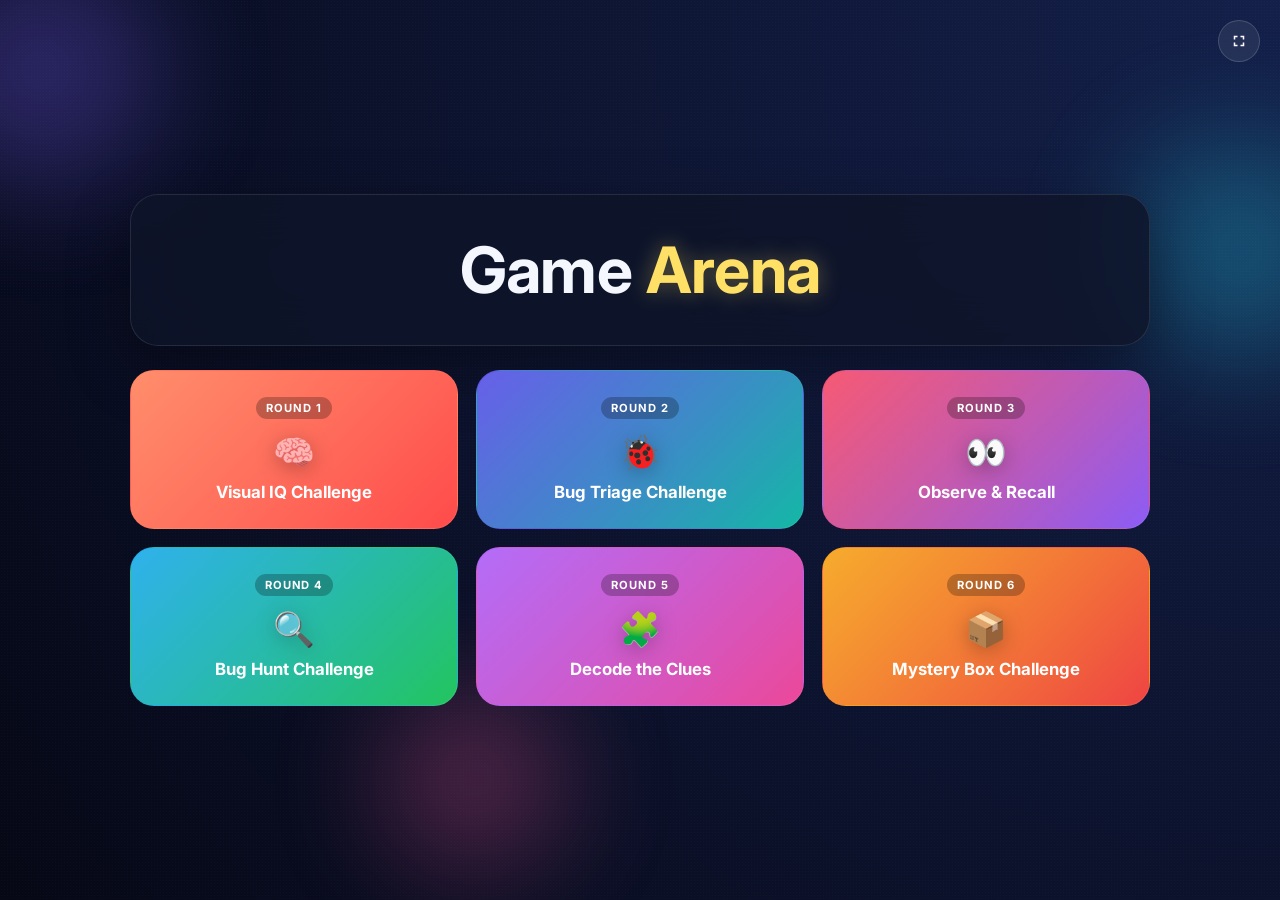
<file: index.html>
<!DOCTYPE html>
<html lang="en">
  <head>
    <meta charset="UTF-8" />
    <meta name="viewport" content="width=device-width, initial-scale=1.0" />
    <title>QAOdyssey 2026</title>
    <link rel="preconnect" href="https://fonts.googleapis.com" />
    <link rel="preconnect" href="https://fonts.gstatic.com" crossorigin />
    <link
      href="https://fonts.googleapis.com/css2?family=Inter:wght@400;500;600;700;800&display=swap"
      rel="stylesheet"
    />
    <link rel="stylesheet" href="styles.css" />
  </head>
  <body>
    <div class="bg-orb orb-one"></div>
    <div class="bg-orb orb-two"></div>
    <div class="bg-orb orb-three"></div>

    <button class="fullscreen-toggle" id="fullscreen-btn" title="Full screen" aria-label="Toggle full screen">
      <svg viewBox="0 0 24 24" width="18" height="18"><path fill="currentColor" d="M7 14H5v5h5v-2H7v-3zm-2-4h2V7h3V5H5v5zm12 7h-3v2h5v-5h-2v3zM14 5v2h3v3h2V5h-5z"/></svg>
    </button>

    <main class="app-shell">
      <section class="screen active" id="home-screen">
        <div class="hero-card">
          <h1>Game <span>Arena</span></h1>
        </div>

        <div class="games-grid">
          <button class="game-card card-a" data-game="visual-iq">
            <div class="card-glow"></div>
            <span class="round-badge">Round 1</span>
            <span class="card-icon">🧠</span>
            <h3>Visual IQ Challenge</h3>
          </button>

          <button class="game-card card-b" data-game="bug-triage">
            <div class="card-glow"></div>
            <span class="round-badge">Round 2</span>
            <span class="card-icon">🐞</span>
            <h3>Bug Triage Challenge</h3>
          </button>

          <button class="game-card card-c" data-game="observe-recall">
            <div class="card-glow"></div>
            <span class="round-badge">Round 3</span>
            <span class="card-icon">👀</span>
            <h3>Observe &amp; Recall</h3>
          </button>

          <button class="game-card card-d" data-game="bug-hunt">
            <div class="card-glow"></div>
            <span class="round-badge">Round 4</span>
            <span class="card-icon">🔍</span>
            <h3>Bug Hunt Challenge</h3>
          </button>

          <button class="game-card card-e" data-game="decode-clues">
            <div class="card-glow"></div>
            <span class="round-badge">Round 5</span>
            <span class="card-icon">🧩</span>
            <h3>Decode the Clues</h3>
          </button>

          <button class="game-card card-f" data-game="mystery-box">
            <div class="card-glow"></div>
            <span class="round-badge">Round 6</span>
            <span class="card-icon">📦</span>
            <h3>Mystery Box Challenge</h3>
          </button>
        </div>
      </section>

      <section class="screen" id="detail-screen">
        <div class="panel detail-panel">
          <button class="ghost-btn" id="back-home"><span class="ghost-arrow">←</span>Back</button>
          <img class="detail-banner" id="detail-banner" alt="" style="display:none;" />
          <div class="detail-visual" id="detail-visual">
            <span id="detail-icon">⚡</span>
          </div>
          <h2 id="detail-title" class="cinematic-title">Game Name</h2>
          <button class="primary-btn detail-start-btn" id="next-step">Start</button>
        </div>
      </section>

      <section class="screen" id="rules-screen">
        <div class="panel rules-panel">
          <button class="ghost-btn" id="back-detail"><span class="ghost-arrow">←</span>Back</button>
          <p class="eyebrow">Mission Brief</p>
          <h2 id="rules-title">Rules</h2>
          <ul id="rules-list"></ul>
          <button class="primary-btn" id="start-game">Start Game</button>
        </div>
      </section>

      <section class="screen" id="game-screen">
        <div class="panel game-panel">
          <button class="ghost-btn" id="back-rules"><span class="ghost-arrow">←</span>Exit</button>
          <div class="game-stage">
            <p class="eyebrow">Now Playing</p>
            <h2 id="game-title">Game Arena</h2>
            <div class="game-card-large" id="game-stage-card">
              <p id="game-message">Your challenge is ready. Let the sparks fly.</p>
            </div>

            <!-- Buzzer multiple-choice mode: Visual IQ (1), Observe & Recall (3) -->
            <div class="buzzer-stage" id="mode-buzzer-mc">
              <div class="round-indicator">
                Round <span id="mc-round-current">1</span> / <span id="mc-round-total">5</span>
              </div>

              <div class="memorize-block" id="memorize-block">
                <div class="visual-spotlight memorize-visual" id="memorize-visual">🖼️</div>
                <p class="memorize-copy">Memorize every detail. Questions start when the timer ends.</p>
                <div class="timer-ring-wrap">
                  <svg class="timer-ring" viewBox="0 0 100 100">
                    <circle class="timer-ring-track" cx="50" cy="50" r="46"></circle>
                    <circle class="timer-ring-fill" id="memorize-ring-fill" cx="50" cy="50" r="46"></circle>
                  </svg>
                  <span class="timer-value" id="memorize-time">20</span>
                </div>
              </div>

              <div class="question-block" id="mc-question-block">
                <div class="visual-spotlight" id="visual-spotlight">🔍</div>
                <h3 id="challenge-question">Observe the visual carefully.</h3>
                <div class="choice-grid" id="choice-grid">
                  <button class="choice-btn" data-correct="false">A · ★</button>
                  <button class="choice-btn" data-correct="true">B · ✦</button>
                  <button class="choice-btn" data-correct="false">C · ☀</button>
                </div>
                <div class="action-row" id="mc-buzzer-row">
                  <button class="buzz-btn" id="buzz-btn">
                    <svg class="buzz-ring-svg" viewBox="0 0 64 64">
                      <circle class="buzz-ring-track" cx="32" cy="32" r="28"></circle>
                      <circle class="buzz-ring-fill" id="buzz-ring-fill" cx="32" cy="32" r="28"></circle>
                    </svg>
                    <span class="buzz-label" id="buzz-label">Press Buzzer</span>
                  </button>
                  <button class="secondary-btn" id="pass-btn">Pass</button>
                </div>
                <div class="action-row" id="mc-pick-row" style="display:none;">
                  <button class="primary-btn" id="mc-reveal-btn">Reveal Answer</button>
                  <button class="primary-btn" id="mc-next-btn" style="display:none;">Next Question</button>
                </div>
                <p id="status-text">Buzz when you are sure and answer within 5 seconds.</p>
              </div>
            </div>

            <!-- Buzzer clue-reveal mode: Decode the Clues (5) -->
            <div class="buzzer-stage" id="mode-buzzer-clue">
              <div class="round-indicator">
                Question <span id="clue-round-current">1</span> / <span id="clue-round-total">4</span>
              </div>
              <div class="clue-stack" id="clue-stack"></div>
              <div class="action-row">
                <button class="primary-btn" id="clue-reveal-btn">Reveal Next Clue</button>
                <button class="primary-btn" id="clue-answer-btn" style="display:none;">Reveal Answer</button>
              </div>
              <button class="secondary-btn" id="clue-next-btn" style="display:none;">Next Question</button>
              <p id="clue-status-text">Reveal clues one at a time. The answer unlocks after the final clue.</p>
            </div>

            <!-- Team timer mode: Bug Triage (2) -->
            <div class="buzzer-stage" id="mode-team-timer">
              <div class="round-indicator">
                Scenario <span id="triage-round-current">1</span> / <span id="triage-round-total">5</span>
              </div>
              <div class="scenario-card" id="scenario-card">Loading scenario…</div>
              <div class="timer-ring-wrap timer-ring-wrap-inline">
                <svg class="timer-ring" viewBox="0 0 100 100">
                  <circle class="timer-ring-track" cx="50" cy="50" r="46"></circle>
                  <circle class="timer-ring-fill" id="triage-ring-fill" cx="50" cy="50" r="46"></circle>
                </svg>
                <span class="timer-value" id="triage-time">30</span>
              </div>
              <div class="picker-row">
                <p class="picker-label">Severity</p>
                <div class="pill-row" id="severity-row">
                  <button class="pill-btn" data-value="Critical">Critical</button>
                  <button class="pill-btn" data-value="Major">Major</button>
                  <button class="pill-btn" data-value="Minor">Minor</button>
                  <button class="pill-btn" data-value="Trivial">Trivial</button>
                </div>
              </div>
              <div class="picker-row">
                <p class="picker-label">Priority</p>
                <div class="pill-row" id="priority-row">
                  <button class="pill-btn" data-value="High">High</button>
                  <button class="pill-btn" data-value="Low">Low</button>
                </div>
              </div>
              <button class="primary-btn triage-submit" id="triage-submit-btn">Lock In Answer</button>
              <button class="secondary-btn triage-reveal" id="triage-reveal-btn" style="display:none;">Reveal Answer</button>
              <button class="primary-btn triage-submit" id="triage-next-btn" style="display:none;">Next Question</button>
              <p id="triage-status-text">Choose Severity and Priority, then lock in before time runs out.</p>
            </div>

            <!-- Task timer mode: Bug Hunt (4) -->
            <div class="buzzer-stage" id="mode-task-timer">
              <div class="round-indicator" id="bughunt-phase-label">Observation Phase</div>
              <div class="site-launch-card" id="mini-site">
                <span class="site-launch-icon">🌐</span>
                <p class="site-launch-url">quikkart.example</p>
                <button class="primary-btn site-launch-btn" id="bughunt-fullscreen-btn">
                  <svg viewBox="0 0 24 24" width="18" height="18"><path fill="currentColor" d="M7 14H5v5h5v-2H7v-3zm-2-4h2V7h3V5H5v5zm12 7h-3v2h5v-5h-2v3zM14 5v2h3v3h2V5h-5z"/></svg>
                  Open Website
                </button>
                <button class="secondary-btn site-launch-newtab" id="bughunt-newtab-btn">Open in new tab instead ↗</button>
              </div>
              <div class="timer-ring-wrap timer-ring-wrap-xl" id="bughunt-timer-wrap" style="display:none;">
                <svg class="timer-ring" viewBox="0 0 100 100">
                  <circle class="timer-ring-track" cx="50" cy="50" r="46"></circle>
                  <circle class="timer-ring-fill" id="bughunt-ring-fill" cx="50" cy="50" r="46"></circle>
                </svg>
                <span class="timer-value" id="bughunt-time">10:00</span>
              </div>
              <p id="bughunt-status-text">Explore the site, then start the team discussion.</p>
              <button class="secondary-btn" id="bughunt-next-btn">Start Discussion →</button>
              <button class="primary-btn" id="report-submit-btn" style="display:none;">Done</button>
              <div class="report-done" id="report-done">
                <span class="game-over-icon">📋</span>
                <p>Report submitted! Hand it to the Quiz Master for scoring.</p>
                <button class="secondary-btn" id="bughunt-restart-btn">Run Again</button>
              </div>
            </div>

            <div class="game-over-card" id="game-over-card">
              <span class="game-over-icon">🏆</span>
              <h3 id="game-over-title">Round Cleared!</h3>
              <button class="primary-btn" id="play-again-btn">Play Again</button>
            </div>

            <div class="site-frame-overlay" id="site-frame-overlay">
              <div class="site-frame-bar">
                <button class="ghost-btn" id="site-frame-back-btn"><span class="ghost-arrow">←</span>Back to Round</button>
                <span class="site-frame-url">brightcart2.netlify.app</span>
              </div>
              <iframe id="site-frame" class="site-frame" title="Bug Hunt target site" src="about:blank"></iframe>
            </div>
            <div class="confetti-layer" id="confetti-layer"></div>

            <div class="answer-modal-overlay" id="clue-answer-overlay">
              <div class="answer-modal-card">
                <span class="answer-modal-icon">💡</span>
                <p class="answer-modal-eyebrow">The Answer Is</p>
                <h3 class="answer-modal-text" id="clue-answer-text">—</h3>
                <div class="answer-modal-actions">
                  <button class="secondary-btn" id="clue-answer-close-btn">Close</button>
                  <button class="primary-btn" id="clue-answer-next-btn">Next Question</button>
                </div>
              </div>
            </div>
          </div>
        </div>
      </section>
    </main>

    <script src="script.js"></script>
  </body>
</html>
</file>
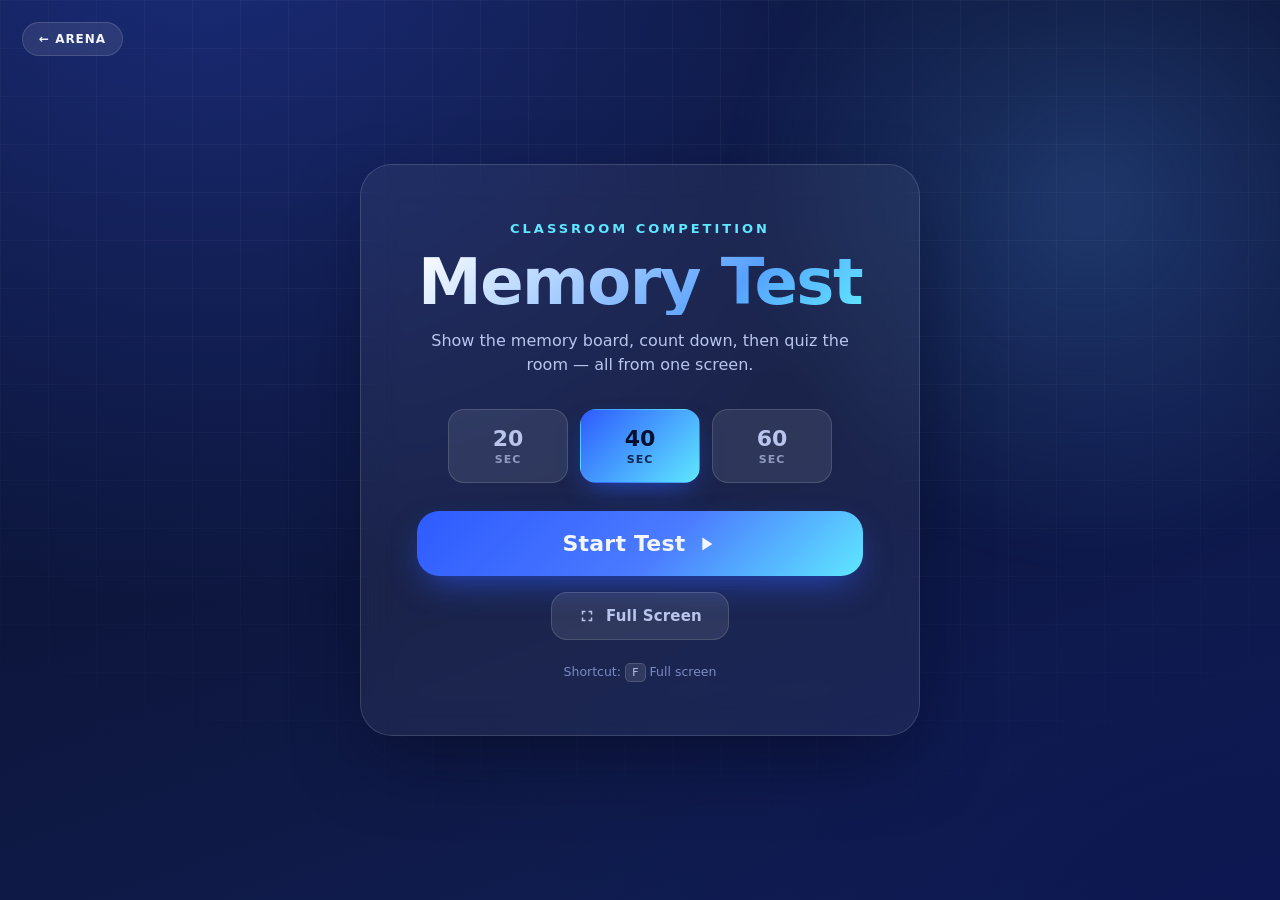
<file: observe-recall/index.html>
<!DOCTYPE html>
<html lang="en">
<head>
<meta charset="UTF-8">
<meta name="viewport" content="width=device-width, initial-scale=1.0">
<title>Memory Test — Presentation Mode</title>
<link rel="stylesheet" href="style.css">
</head>
<body>

<!-- Ambient background grid (evokes exam-paper / aptitude-test texture) -->
<div class="bg-grid" aria-hidden="true"></div>
<div class="bg-glow" aria-hidden="true"></div>

<a class="back-link" href="../index.html">&larr; Arena</a>

<!-- ============================= -->
<!-- SCREEN 1 : HOME               -->
<!-- ============================= -->
<section id="screen-home" class="screen screen--active">
  <div class="home-card glass">
    <p class="eyebrow">Classroom Competition</p>
    <h1 class="app-title">Memory Test</h1>
    <p class="app-subtitle">Show the memory board, count down, then quiz the room — all from one screen.</p>

    <div class="timer-select" role="group" aria-label="Select memorisation time">
      <button class="timer-chip" data-time="20">20<span>sec</span></button>
      <button class="timer-chip timer-chip--active" data-time="40">40<span>sec</span></button>
      <button class="timer-chip" data-time="60">60<span>sec</span></button>
    </div>

    <button id="btn-start" class="btn btn--primary btn--xl">
      <span>Start Test</span>
      <svg viewBox="0 0 24 24" width="22" height="22"><path d="M8 5v14l11-7z" fill="currentColor"/></svg>
    </button>

    <button id="btn-fullscreen-home" class="btn btn--ghost">
      <svg viewBox="0 0 24 24" width="18" height="18"><path fill="currentColor" d="M7 14H5v5h5v-2H7v-3zm-2-4h2V7h3V5H5v5zm12 7h-3v2h5v-5h-2v3zM14 5v2h3v3h2V5h-5z"/></svg>
      Full Screen
    </button>

    <p class="kbd-hint">Shortcut: <kbd>F</kbd> Full screen</p>
  </div>
</section>

<!-- ============================= -->
<!-- SCREEN 2 : MEMORY (STUDY)     -->
<!-- ============================= -->
<section id="screen-memory" class="screen">
  <div class="memory-topbar">
    <p class="phase-label">Memorise the board</p>
    <div class="ring-timer" id="ring-timer">
      <svg viewBox="0 0 120 120">
        <circle class="ring-track" cx="60" cy="60" r="52"></circle>
        <circle class="ring-progress" id="ring-progress" cx="60" cy="60" r="52"></circle>
      </svg>
      <span class="ring-number" id="memory-seconds">60</span>
    </div>
    <p class="phase-hint">No talking — eyes on the image</p>
  </div>

  <div class="memory-stage">
    <img id="memory-image" src="memory.jpg" alt="Memory board to memorise" class="memory-image">
    <div class="stage-shield" aria-hidden="true"></div>
  </div>
</section>

<!-- ============================= -->
<!-- SCREEN 3 : QUESTION           -->
<!-- ============================= -->
<section id="screen-question" class="screen">
  <header class="q-header">
    <p class="phase-label">Tap a position to reveal its answer</p>
    <div class="q-progress">
      <span id="progress-text">0 of 12 revealed</span>
      <div class="progress-track"><div class="progress-fill" id="progress-fill"></div></div>
    </div>
  </header>

  <div class="q-grid" id="q-grid"></div>

  <div class="q-utility">
    <button id="btn-fullscreen-q" class="btn btn--icon" title="Full screen (F)">
      <svg viewBox="0 0 24 24" width="18" height="18"><path fill="currentColor" d="M7 14H5v5h5v-2H7v-3zm-2-4h2V7h3V5H5v5zm12 7h-3v2h5v-5h-2v3zM14 5v2h3v3h2V5h-5z"/></svg>
    </button>
    <button id="btn-restart" class="btn btn--icon" title="Restart test">
      <svg viewBox="0 0 24 24" width="18" height="18"><path fill="currentColor" d="M12 5V2L8 6l4 4V7c3.3 0 6 2.7 6 6s-2.7 6-6 6-6-2.7-6-6H4c0 4.4 3.6 8 8 8s8-3.6 8-8-3.6-8-8-8z"/></svg>
    </button>
  </div>
</section>

<script src="script.js"></script>
</body>
</html>
</file>
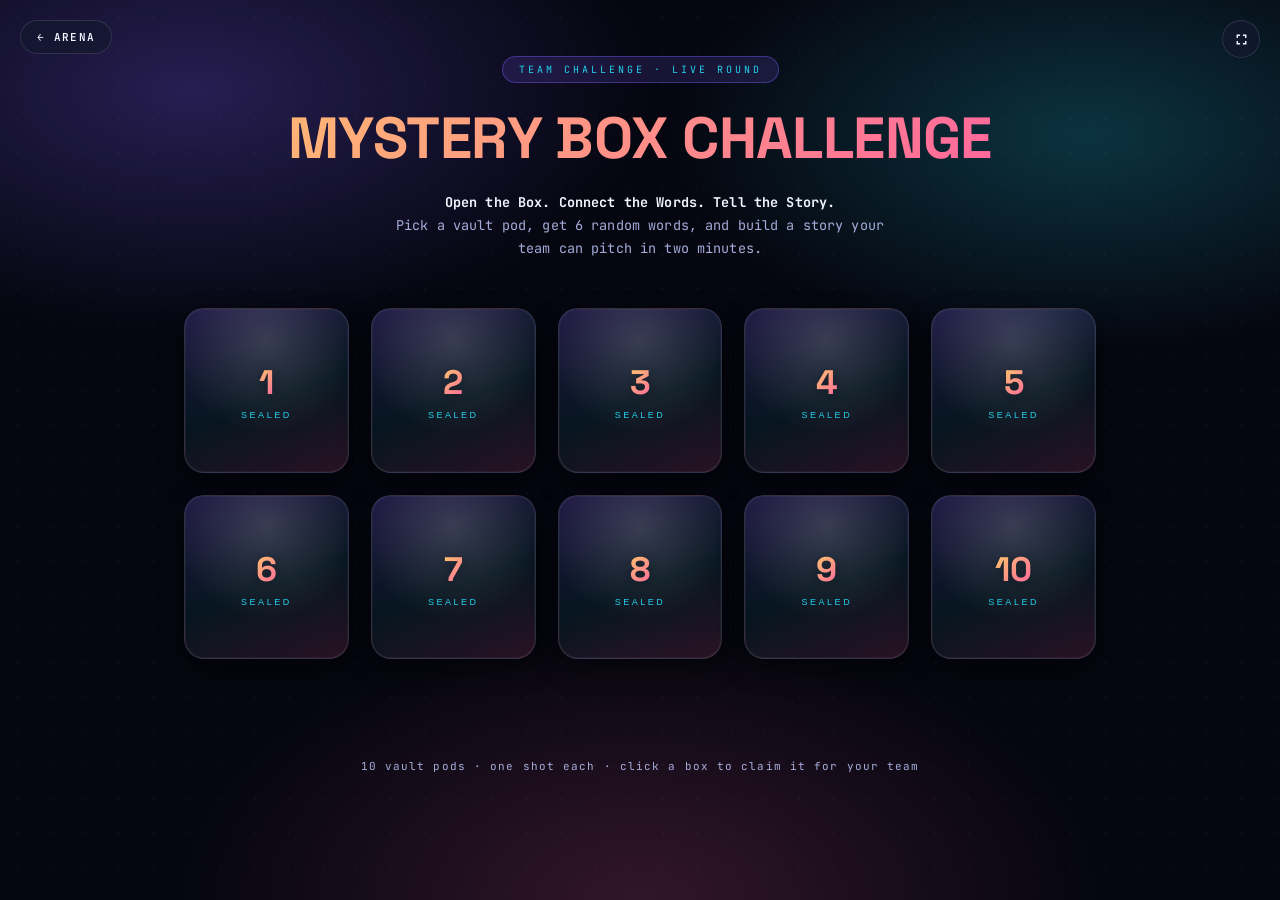
<file: mystery-box.html>
<!DOCTYPE html>
<html lang="en">
<head>
<meta charset="UTF-8">
<meta name="viewport" content="width=device-width, initial-scale=1.0">
<title>Mystery Box Challenge</title>
<link rel="preconnect" href="https://fonts.googleapis.com">
<link rel="preconnect" href="https://fonts.gstatic.com" crossorigin>
<link href="https://fonts.googleapis.com/css2?family=Space+Grotesk:wght@500;700;800&family=JetBrains+Mono:wght@400;600;700&display=swap" rel="stylesheet">
<style>
  :root{
    --bg-deep:#05060f;
    --bg-mid:#0b0f24;
    --panel:rgba(20,24,48,0.72);
    --panel-border:rgba(255,255,255,0.12);
    --violet:#7c5cff;
    --cyan:#22d3ee;
    --pink:#ff5da2;
    --gold:#ffd166;
    --text:#f1f3ff;
    --muted:#a6acd9;
    --good:#34d399;
    --danger:#ff5d7a;
  }

  *{box-sizing:border-box;}

  html,body{
    margin:0;
    padding:0;
    min-height:100vh;
    background:
      radial-gradient(ellipse 60% 45% at 15% 10%, rgba(124,92,255,0.28), transparent 60%),
      radial-gradient(ellipse 55% 40% at 85% 15%, rgba(34,211,238,0.22), transparent 60%),
      radial-gradient(ellipse 60% 50% at 50% 100%, rgba(255,93,162,0.18), transparent 60%),
      var(--bg-deep);
    font-family:'JetBrains Mono', monospace;
    color:var(--text);
    overflow-x:hidden;
  }

  body::before{
    content:"";
    position:fixed;
    inset:0;
    background-image: radial-gradient(rgba(255,255,255,0.5) 1px, transparent 1px);
    background-size: 34px 34px;
    opacity:0.06;
    pointer-events:none;
    z-index:0;
  }

  .spark-field{
    position:fixed;
    inset:0;
    pointer-events:none;
    z-index:0;
    overflow:hidden;
  }

  .spark{
    position:absolute;
    bottom:-20px;
    width:4px;
    height:4px;
    border-radius:50%;
    background:var(--cyan);
    box-shadow:0 0 10px 3px currentColor;
    animation-name:sparkRise;
    animation-timing-function:ease-in;
    animation-iteration-count:infinite;
    opacity:0;
  }

  @keyframes sparkRise{
    0%{ transform:translateY(0) translateX(0); opacity:0; }
    10%{ opacity:0.9; }
    80%{ opacity:0.45; }
    100%{ transform:translateY(-100vh) translateX(var(--drift, 30px)); opacity:0; }
  }

  header{
    position:relative;
    z-index:1;
    text-align:center;
    padding:56px 20px 24px;
  }

  .eyebrow{
    display:inline-block;
    padding:6px 16px;
    border-radius:999px;
    background:rgba(124,92,255,0.16);
    border:1px solid rgba(124,92,255,0.4);
    letter-spacing:0.3em;
    font-size:10px;
    color:var(--cyan);
    text-transform:uppercase;
    margin:0 0 18px;
    animation:flicker 3.2s ease-in-out infinite;
  }

  h1{
    font-family:'Space Grotesk', sans-serif;
    font-weight:800;
    font-size:clamp(34px, 6.5vw, 58px);
    margin:0;
    letter-spacing:-0.01em;
    background:linear-gradient(120deg, var(--gold), var(--pink) 35%, var(--violet) 65%, var(--cyan));
    background-size:250% 250%;
    -webkit-background-clip:text;
    background-clip:text;
    color:transparent;
    animation:titleSheen 6s ease-in-out infinite;
    text-transform:uppercase;
  }

  @keyframes flicker{
    0%, 100%{ opacity:1; }
    45%{ opacity:0.7; }
    50%{ opacity:1; }
    52%{ opacity:0.55; }
    55%{ opacity:1; }
  }

  @keyframes titleSheen{
    0%, 100%{ background-position:0% 50%; }
    50%{ background-position:100% 50%; }
  }

  .tagline{
    max-width:520px;
    margin:16px auto 0;
    font-size:13.5px;
    line-height:1.7;
    color:var(--muted);
    letter-spacing:0.01em;
  }

  .tagline b{ color:var(--text); }

  .back-link{
    position:fixed;
    top:20px;
    left:20px;
    z-index:5;
    display:inline-flex;
    align-items:center;
    gap:6px;
    padding:9px 16px;
    border:1px solid var(--panel-border);
    background:var(--panel);
    backdrop-filter:blur(10px);
    color:var(--text);
    font-family:inherit;
    font-size:11px;
    font-weight:600;
    letter-spacing:0.12em;
    text-transform:uppercase;
    text-decoration:none;
    border-radius:999px;
    transition:all 0.2s ease;
  }
  .back-link:hover{
    background:linear-gradient(135deg, var(--violet), var(--pink));
    border-color:transparent;
    color:white;
    transform:translateX(-3px);
  }

  .fullscreen-btn{
    position:fixed;
    top:20px;
    right:20px;
    z-index:5;
    width:38px;
    height:38px;
    display:inline-flex;
    align-items:center;
    justify-content:center;
    border:1px solid var(--panel-border);
    background:var(--panel);
    backdrop-filter:blur(10px);
    color:var(--text);
    border-radius:999px;
    cursor:pointer;
    transition:all 0.2s ease;
  }
  .fullscreen-btn:hover{
    background:linear-gradient(135deg, var(--violet), var(--cyan));
    border-color:transparent;
    color:#05060f;
  }

  .grid{
    position:relative;
    z-index:1;
    max-width:960px;
    margin:0 auto;
    padding:24px 24px 100px;
    display:grid;
    grid-template-columns:repeat(5, 1fr);
    gap:22px;
    perspective:900px;
  }

  @media (max-width:760px){
    .grid{grid-template-columns:repeat(2, 1fr);}
  }

  .crate{
    position:relative;
    aspect-ratio:1/1;
    border-radius:20px;
    background:
      linear-gradient(160deg, rgba(124,92,255,0.22), rgba(34,211,238,0.08) 55%, rgba(255,93,162,0.14));
    border:1px solid var(--panel-border);
    backdrop-filter:blur(10px);
    cursor:pointer;
    display:flex;
    flex-direction:column;
    align-items:center;
    justify-content:center;
    gap:6px;
    box-shadow: 0 10px 26px rgba(0,0,0,0.45), inset 0 0 0 1px rgba(255,255,255,0.04);
    transition: transform 0.25s cubic-bezier(0.22, 1, 0.36, 1), box-shadow 0.25s ease, border-color 0.25s ease;
    outline-offset:3px;
    animation:podFloat 4s ease-in-out infinite;
    animation-delay:calc(var(--idx, 0) * 0.12s);
  }

  @keyframes podFloat{
    0%, 100%{ transform:translateY(0) rotate(0deg); }
    50%{ transform:translateY(-5px) rotate(-0.8deg); }
  }

  .crate:hover{
    animation-play-state:paused;
    transform:translateY(-10px) scale(1.06) rotateX(6deg);
    border-color:rgba(124,92,255,0.55);
    box-shadow: 0 20px 40px rgba(0,0,0,0.5), 0 0 30px rgba(124,92,255,0.4), 0 0 60px rgba(34,211,238,0.15);
  }
  .crate:active{ transform:translateY(-3px) scale(0.98); }
  .crate:focus-visible{ outline:2px solid var(--gold); }

  .crate::before{
    content:"";
    position:absolute;
    inset:0;
    border-radius:inherit;
    background:radial-gradient(circle at 50% 20%, rgba(255,255,255,0.16), transparent 60%);
    pointer-events:none;
  }

  .crate.bursting{
    animation:crateBurst 0.5s cubic-bezier(0.3, 1.6, 0.5, 1) forwards;
    z-index:2;
  }

  @keyframes crateBurst{
    0%{ transform:scale(1) rotate(0deg); filter:brightness(1); }
    35%{ transform:scale(1.2) rotate(-4deg); filter:brightness(1.6) saturate(1.4); box-shadow:0 0 50px 14px rgba(124,92,255,0.6), 0 0 80px 20px rgba(34,211,238,0.35); }
    60%{ transform:scale(0.9) rotate(3deg); }
    100%{ transform:scale(1) rotate(0deg); filter:brightness(1); }
  }

  .crate-number{
    position:relative;
    font-family:'Space Grotesk', sans-serif;
    font-weight:800;
    font-size:34px;
    background:linear-gradient(135deg, var(--gold), var(--pink));
    -webkit-background-clip:text;
    background-clip:text;
    color:transparent;
    filter:drop-shadow(0 2px 6px rgba(0,0,0,0.4));
    z-index:1;
  }

  .crate-label{
    position:relative;
    font-size:9px;
    letter-spacing:0.28em;
    text-transform:uppercase;
    color:var(--cyan);
    z-index:1;
  }

  .crate.opened{
    background:linear-gradient(160deg, rgba(255,255,255,0.04), rgba(255,255,255,0.01));
    cursor:not-allowed;
    opacity:0.45;
    transform:none !important;
    animation:none !important;
    box-shadow: inset 0 0 0 1px rgba(255,255,255,0.05) !important;
  }
  .crate.opened .crate-number{ background:linear-gradient(135deg, #6b6f8a, #4a4f6b); -webkit-background-clip:text; background-clip:text; }
  .crate.opened .crate-label{ color:var(--danger); }

  /* Overlay */
  .overlay{
    position:fixed;
    inset:0;
    background:rgba(4,5,14,0.82);
    backdrop-filter:blur(4px);
    display:none;
    align-items:center;
    justify-content:center;
    z-index:10;
    padding:20px;
    overflow-y:auto;
  }
  .overlay.show{display:flex;}

  .overlay.show::before{
    content:"";
    position:fixed;
    inset:0;
    background:radial-gradient(circle at 50% 45%, rgba(124,92,255,0.4), transparent 55%);
    animation:flashBurst 0.6s ease-out forwards;
    pointer-events:none;
  }

  @keyframes flashBurst{
    0%{ opacity:1; transform:scale(0.6); }
    100%{ opacity:0; transform:scale(1.6); }
  }

  .ticket-frame{
    position:relative;
    max-width:480px;
    width:100%;
    margin:auto;
    border-radius:28px;
    padding:2px;
    background:conic-gradient(from 0deg, var(--violet), var(--cyan), var(--pink), var(--gold), var(--violet));
    animation:spinBorder 5s linear infinite;
    transform:scale(0.8) rotateX(-30deg) translateY(-14px);
    opacity:0;
    transform-origin:top center;
    animation:spinBorder 5s linear infinite, unfurl 0.55s cubic-bezier(0.22, 1, 0.36, 1) forwards;
  }

  @keyframes spinBorder{
    to{ background-position:200% 0; }
  }

  @keyframes unfurl{
    0%{ transform:scale(0.8) rotateX(-30deg) translateY(-14px); opacity:0; }
    60%{ transform:scale(1.02) rotateX(4deg) translateY(2px); opacity:1; }
    100%{ transform:scale(1) rotateX(0deg) translateY(0); opacity:1; }
  }

  .ticket{
    position:relative;
    background:linear-gradient(165deg, rgba(22,26,52,0.96), rgba(8,10,22,0.98));
    color:var(--text);
    border-radius:26px;
    padding:38px 32px 30px;
    overflow:hidden;
  }

  .ticket::after{
    content:"";
    position:absolute;
    left:-20%;
    top:-40%;
    width:140%;
    height:60%;
    background:linear-gradient(200deg, rgba(255,255,255,0.12), transparent 60%);
    transform:rotate(8deg);
    animation:scanSweep 1.4s ease-out forwards;
    pointer-events:none;
  }

  @keyframes scanSweep{
    0%{ transform:translateY(-40%) rotate(8deg); opacity:0.9; }
    100%{ transform:translateY(140%) rotate(8deg); opacity:0; }
  }

  .ticket h2{
    font-family:'Space Grotesk', sans-serif;
    font-weight:800;
    font-size:26px;
    margin:0 0 4px;
    letter-spacing:-0.01em;
  }

  .ticket .found{
    font-size:10.5px;
    letter-spacing:0.2em;
    text-transform:uppercase;
    color:var(--muted);
    margin-bottom:20px;
  }

  .contents{
    list-style:none;
    margin:0 0 6px;
    padding:0;
    display:flex;
    flex-wrap:wrap;
    gap:10px;
  }

  .contents li{
    display:inline-flex;
    align-items:center;
    gap:8px;
    padding:10px 15px;
    border-radius:14px;
    background:linear-gradient(135deg, rgba(124,92,255,0.22), rgba(34,211,238,0.14));
    border:1px solid rgba(255,255,255,0.14);
    font-size:14.5px;
    font-weight:700;
    color:var(--text);
    box-shadow:0 4px 14px rgba(0,0,0,0.3);
    opacity:0;
    transform-origin:left center;
    animation: stampIn 0.42s cubic-bezier(0.34, 1.56, 0.64, 1) forwards;
  }
  .contents li span.idx{
    font-size:9.5px;
    padding:2px 6px;
    border-radius:999px;
    background:rgba(255,255,255,0.14);
    color:var(--gold);
    font-weight:800;
  }

  @keyframes stampIn{
    0%{ opacity:0; transform:translateX(-14px) scale(1.3) rotate(-3deg); }
    60%{ opacity:1; transform:translateX(0) scale(1) rotate(1deg); }
    100%{ opacity:1; transform:translateX(0) scale(1) rotate(0deg); }
  }

  /* Timer section inside ticket */
  .timer-block{
    margin-top:26px;
    padding-top:22px;
    border-top:1px solid rgba(255,255,255,0.12);
  }

  .timer-mode{
    font-size:10.5px;
    letter-spacing:0.2em;
    text-transform:uppercase;
    color:var(--muted);
    margin-bottom:14px;
    display:flex;
    justify-content:space-between;
    align-items:center;
  }

  .timer-mode span:last-child{ color:var(--cyan); }

  .timer-ring-wrap{
    position:relative;
    width:132px;
    height:132px;
    margin:0 auto 16px;
    display:grid;
    place-items:center;
  }

  .timer-ring{
    position:absolute;
    inset:0;
    width:100%;
    height:100%;
    transform:rotate(-90deg);
  }

  .ring-track{
    fill:none;
    stroke:rgba(255,255,255,0.1);
    stroke-width:7;
  }

  .ring-fill{
    fill:none;
    stroke:url(#ringGradient);
    stroke-width:7;
    stroke-linecap:round;
    transition:stroke-dashoffset 1s linear;
  }

  .timer-display{
    font-family:'Space Grotesk', sans-serif;
    font-weight:800;
    font-size:34px;
    text-align:center;
    letter-spacing:0.5px;
    color:var(--text);
    transition:color 0.2s ease;
  }

  .timer-display.warn{ color:var(--danger); animation:urgentPulse 0.8s ease-in-out infinite; }
  .ring-fill.warn{ stroke:var(--danger); }

  @keyframes urgentPulse{
    0%, 100%{ transform:scale(1); }
    50%{ transform:scale(1.1); }
  }

  .timer-controls{
    display:flex;
    gap:10px;
  }

  .timer-btn{
    flex:1;
    padding:12px;
    border:none;
    border-radius:12px;
    font-family:inherit;
    font-size:11px;
    font-weight:700;
    letter-spacing:0.1em;
    text-transform:uppercase;
    cursor:pointer;
    transition:transform 0.15s ease, opacity 0.15s ease, box-shadow 0.15s ease;
  }
  .timer-btn:disabled{ opacity:0.35; cursor:not-allowed; }
  .timer-btn:not(:disabled):hover{ transform:translateY(-2px); }

  .timer-btn.next{ background:linear-gradient(135deg, var(--violet), var(--pink)); color:white; box-shadow:0 8px 20px rgba(124,92,255,0.3); }

  .timer-status{
    text-align:center;
    font-size:12px;
    margin-top:14px;
    color:var(--muted);
    min-height:16px;
  }

  /* ---- Presentation overlay: big timer only ---- */
  .present-overlay{ background:rgba(4,5,14,0.92); }

  .present-stage{
    display:flex;
    flex-direction:column;
    align-items:center;
    gap:18px;
  }

  .present-label{
    font-size:13px;
    letter-spacing:0.3em;
    text-transform:uppercase;
    color:var(--cyan);
    font-weight:700;
  }

  .present-ring-wrap{
    position:relative;
    width:min(70vw, 340px);
    height:min(70vw, 340px);
    display:grid;
    place-items:center;
  }
  .present-ring-wrap .timer-ring{
    position:absolute;
    inset:0;
    width:100%;
    height:100%;
    transform:rotate(-90deg);
  }
  .present-ring-wrap .ring-track{ stroke-width:4; }
  .present-ring-wrap .ring-fill{ stroke-width:4; }

  .present-time{
    font-family:'Space Grotesk', sans-serif;
    font-weight:800;
    font-size:min(16vw, 84px);
    color:var(--text);
  }
  .present-time.warn{ color:var(--danger); animation:urgentPulse 0.8s ease-in-out infinite; }

  .present-hint{
    font-size:14px;
    color:var(--muted);
  }

  .close-btn.present-close-btn{
    width:auto;
    margin-top:8px;
    padding:12px 28px;
  }

  .close-btn{
    margin-top:22px;
    width:100%;
    padding:12px;
    background:transparent;
    color:var(--text);
    border:1px solid var(--panel-border);
    border-radius:12px;
    font-family:inherit;
    font-size:11px;
    font-weight:700;
    letter-spacing:0.14em;
    text-transform:uppercase;
    cursor:pointer;
    transition:all 0.2s ease;
  }
  .close-btn:hover{ background:rgba(255,255,255,0.08); border-color:rgba(255,255,255,0.3); }
  .close-btn:focus-visible{ outline:2px solid var(--cyan); outline-offset:2px; }

  footer{
    position:relative;
    z-index:1;
    text-align:center;
    padding:0 20px 50px;
    font-size:11px;
    color:var(--muted);
    letter-spacing:0.1em;
  }
</style>
</head>
<body>

<svg width="0" height="0" style="position:absolute">
  <defs>
    <linearGradient id="ringGradient" x1="0%" y1="0%" x2="100%" y2="100%">
      <stop offset="0%" stop-color="#7c5cff"/>
      <stop offset="50%" stop-color="#22d3ee"/>
      <stop offset="100%" stop-color="#ffd166"/>
    </linearGradient>
  </defs>
</svg>

<a class="back-link" href="index.html">&larr; Arena</a>
<button class="fullscreen-btn" id="fullscreenBtn" title="Full screen" aria-label="Toggle full screen">
  <svg viewBox="0 0 24 24" width="17" height="17"><path fill="currentColor" d="M7 14H5v5h5v-2H7v-3zm-2-4h2V7h3V5H5v5zm12 7h-3v2h5v-5h-2v3zM14 5v2h3v3h2V5h-5z"/></svg>
</button>

<header>
  <p class="eyebrow">Team Challenge &middot; Live Round</p>
  <h1>Mystery Box Challenge</h1>
  <p class="tagline"><b>Open the Box. Connect the Words. Tell the Story.</b><br>Pick a vault pod, get 6 random words, and build a story your team can pitch in two minutes.</p>
</header>

<div class="grid" id="grid"></div>

<div class="overlay" id="overlay">
  <div class="ticket-frame">
    <div class="ticket" id="ticket">
      <h2 id="ticketTitle">Box 1</h2>
      <p class="found">Your six words &mdash; use all of them</p>
      <ul class="contents" id="ticketList"></ul>

      <div class="timer-block">
        <div class="timer-mode"><span id="timerModeLabel">Prep Time</span><span id="timerModeSub">2:00 to plan</span></div>
        <div class="timer-ring-wrap">
          <svg class="timer-ring" viewBox="0 0 120 120">
            <circle class="ring-track" cx="60" cy="60" r="52"></circle>
            <circle class="ring-fill" id="timerRingFill" cx="60" cy="60" r="52"></circle>
          </svg>
          <span class="timer-display" id="timerDisplay">2:00</span>
        </div>
        <div class="timer-controls">
          <button class="timer-btn next" id="nextBtn">Skip to Presentation</button>
        </div>
        <p class="timer-status" id="timerStatus"></p>
      </div>

      <button class="close-btn" id="closeBtn">Seal it back up</button>
    </div>
  </div>
</div>

<div class="overlay present-overlay" id="presentOverlay">
  <div class="present-stage">
    <p class="present-label">Presenting Now</p>
    <div class="present-ring-wrap">
      <svg class="timer-ring" viewBox="0 0 120 120">
        <circle class="ring-track" cx="60" cy="60" r="52"></circle>
        <circle class="ring-fill" id="presentRingFill" cx="60" cy="60" r="52"></circle>
      </svg>
      <span class="present-time" id="presentTimeDisplay">2:00</span>
    </div>
    <p class="present-hint">Tell your story with confidence!</p>
    <button class="close-btn present-close-btn" id="presentCloseBtn">Done presenting</button>
  </div>
</div>

<footer>10 vault pods &middot; one shot each &middot; click a box to claim it for your team</footer>

<script>
  const data = {
    1: ["Bug","Coffee","Laptop","Rain","Deadline","Victory"],
    2: ["Tester","Robot","Password","Moon","Chocolate","Alarm"],
    3: ["Selenium","Dragon","Mobile","Treasure","Error","Teamwork"],
    4: ["Login","Elephant","Database","Mirror","Email","Success"],
    5: ["Mobile","Train","Chocolate","Tester","Bridge","Surprise"],
    6: ["Doctor","Keyboard","Forest","Email","Treasure","Rainbow"],
    7: ["Selenium","Bicycle","Pizza","Mirror","Airport","Secret"],
    8: ["Login","Candle","River","Monkey","Exam","Smile"],
    9: ["Helmet","Bug Report","Coffee","Desert","Magic","Confidence"],
    10: ["Test Case","Umbrella","Guitar","Hospital","Rocket","Dream"]
  };

  const grid = document.getElementById('grid');
  const fullscreenBtn = document.getElementById('fullscreenBtn');
  fullscreenBtn.addEventListener('click', () => {
    if (!document.fullscreenElement) {
      document.documentElement.requestFullscreen().catch(() => {});
    } else {
      document.exitFullscreen();
    }
  });

  const overlay = document.getElementById('overlay');
  const ticketTitle = document.getElementById('ticketTitle');
  const ticketList = document.getElementById('ticketList');
  const closeBtn = document.getElementById('closeBtn');

  const timerModeLabel = document.getElementById('timerModeLabel');
  const timerModeSub = document.getElementById('timerModeSub');
  const timerDisplay = document.getElementById('timerDisplay');
  const timerRingFill = document.getElementById('timerRingFill');
  const nextBtn = document.getElementById('nextBtn');
  const timerStatus = document.getElementById('timerStatus');

  const presentOverlay = document.getElementById('presentOverlay');
  const presentRingFill = document.getElementById('presentRingFill');
  const presentTimeDisplay = document.getElementById('presentTimeDisplay');
  const presentCloseBtn = document.getElementById('presentCloseBtn');

  const RING_CIRCUMFERENCE = 2 * Math.PI * 52;
  timerRingFill.style.strokeDasharray = `${RING_CIRCUMFERENCE}`;
  presentRingFill.style.strokeDasharray = `${RING_CIRCUMFERENCE}`;

  const openedSet = new Set();
  const PREP_SECONDS = 120;
  const PRESENT_SECONDS = 120;

  let interval = null;
  let presentInterval = null;
  let remaining = PREP_SECONDS;
  let presentRemaining = PRESENT_SECONDS;

  for (let i = 1; i <= 10; i++){
    const crate = document.createElement('button');
    crate.className = 'crate';
    crate.id = 'crate-' + i;
    crate.style.setProperty('--idx', i);
    crate.setAttribute('type','button');
    crate.setAttribute('aria-label', 'Claim Box ' + i);
    crate.innerHTML = `
      <div class="crate-number">${i}</div>
      <div class="crate-label">Sealed</div>
    `;
    crate.addEventListener('click', () => openBox(i, crate));
    grid.appendChild(crate);
  }

  function spawnSparks(){
    const field = document.createElement('div');
    field.className = 'spark-field';
    const colors = ['#22d3ee', '#7c5cff', '#ff5da2', '#ffd166'];
    for (let i = 0; i < 30; i += 1){
      const spark = document.createElement('span');
      spark.className = 'spark';
      spark.style.left = Math.random() * 100 + '%';
      spark.style.color = colors[Math.floor(Math.random() * colors.length)];
      spark.style.background = 'currentColor';
      spark.style.setProperty('--drift', (Math.random() * 60 - 30) + 'px');
      spark.style.animationDuration = (5 + Math.random() * 6) + 's';
      spark.style.animationDelay = (Math.random() * 8) + 's';
      field.appendChild(spark);
    }
    document.body.prepend(field);
  }
  spawnSparks();

  function setRingProgress(ringEl, remainingSeconds, totalSeconds){
    const pct = remainingSeconds / totalSeconds;
    ringEl.style.strokeDashoffset = `${RING_CIRCUMFERENCE * (1 - pct)}`;
  }

  function resetTimerUI(){
    clearInterval(interval);
    interval = null;
    remaining = PREP_SECONDS;
    timerModeLabel.textContent = 'Prep Time';
    timerModeSub.textContent = '2:00 to plan';
    timerDisplay.textContent = formatTime(remaining);
    timerDisplay.classList.remove('warn');
    timerRingFill.classList.remove('warn');
    setRingProgress(timerRingFill, remaining, PREP_SECONDS);
    nextBtn.disabled = false;
    nextBtn.textContent = 'Skip to Presentation';
    timerStatus.textContent = 'Discuss and build your story.';
    interval = setInterval(tick, 1000);
  }

  function formatTime(s){
    const m = Math.floor(s/60);
    const sec = s % 60;
    return m + ':' + String(sec).padStart(2,'0');
  }

  function openBox(num, el){
    if (openedSet.has(num)){
      timerStatus.textContent = '';
      ticketTitle.textContent = 'Box ' + num;
      ticketList.innerHTML = '';
      showWords(num);
      resetTimerUI();
      overlay.classList.add('show');
      return;
    }

    el.classList.add('bursting');
    el.disabled = true;

    setTimeout(() => {
      openedSet.add(num);
      el.classList.add('opened');
      el.classList.remove('bursting');
      el.querySelector('.crate-label').textContent = 'Claimed';

      ticketTitle.textContent = 'Box ' + num;
      ticketList.innerHTML = '';
      showWords(num);
      resetTimerUI();
      overlay.classList.add('show');
    }, 320);
  }

  function showWords(num){
    data[num].forEach((item, idx) => {
      const li = document.createElement('li');
      li.style.animationDelay = (idx * 0.06) + 's';
      li.innerHTML = `<span class="idx">${String(idx+1).padStart(2,'0')}</span> ${item}`;
      ticketList.appendChild(li);
    });
  }

  function tick(){
    remaining--;
    if (remaining < 0) remaining = 0;
    timerDisplay.textContent = formatTime(remaining);
    setRingProgress(timerRingFill, remaining, PREP_SECONDS);

    if (remaining <= 20){
      timerDisplay.classList.add('warn');
      timerRingFill.classList.add('warn');
    }

    if (remaining === 0){
      clearInterval(interval);
      interval = null;
      timerStatus.textContent = "Time's up! Tap Skip to Presentation when ready.";
      nextBtn.textContent = 'Start Presentation';
    }
  }

  function startPresentPhase(){
    clearInterval(interval);
    interval = null;
    overlay.classList.remove('show');

    presentRemaining = PRESENT_SECONDS;
    presentTimeDisplay.textContent = formatTime(presentRemaining);
    presentTimeDisplay.classList.remove('warn');
    presentRingFill.classList.remove('warn');
    setRingProgress(presentRingFill, presentRemaining, PRESENT_SECONDS);

    presentOverlay.classList.add('show');

    clearInterval(presentInterval);
    presentInterval = setInterval(presentTick, 1000);
  }

  function presentTick(){
    presentRemaining--;
    if (presentRemaining < 0) presentRemaining = 0;
    presentTimeDisplay.textContent = formatTime(presentRemaining);
    setRingProgress(presentRingFill, presentRemaining, PRESENT_SECONDS);

    if (presentRemaining <= 20){
      presentTimeDisplay.classList.add('warn');
      presentRingFill.classList.add('warn');
    }

    if (presentRemaining === 0){
      clearInterval(presentInterval);
      presentInterval = null;
      presentOverlay.classList.remove('show'); // back to the box grid automatically
    }
  }

  nextBtn.addEventListener('click', startPresentPhase);

  function closePresentOverlay(){
    clearInterval(presentInterval);
    presentInterval = null;
    presentOverlay.classList.remove('show');
  }

  presentCloseBtn.addEventListener('click', closePresentOverlay);

  function closeOverlay(){
    overlay.classList.remove('show');
    clearInterval(interval);
    interval = null;
  }

  closeBtn.addEventListener('click', closeOverlay);
  overlay.addEventListener('click', (e) => { if (e.target === overlay) closeOverlay(); });

  document.addEventListener('keydown', (e) => {
    if (e.key === 'Escape'){
      closeOverlay();
      closePresentOverlay();
    }
  });
</script>

</body>
</html>
</file>
<file: styles.css>
:root {
  color-scheme: dark;
  --bg: #060816;
  --panel: rgba(14, 20, 41, 0.8);
  --text: #f5f7ff;
  --muted: #b4bddc;
  --accent: #6d7cff;
  --accent-2: #21d4fd;
  --shadow: 0 20px 60px rgba(0, 0, 0, 0.35);
}

* {
  box-sizing: border-box;
}

body {
  margin: 0;
  font-family: 'Inter', sans-serif;
  background: radial-gradient(circle at top, #14204a 0%, var(--bg) 70%);
  background-size: 200% 200%;
  animation: bgShift 16s ease-in-out infinite;
  color: var(--text);
  min-height: 100vh;
  overflow-x: hidden;
}

body::before {
  content: '';
  position: fixed;
  inset: 0;
  pointer-events: none;
  background-image: radial-gradient(rgba(255, 255, 255, 0.5) 1px, transparent 1px);
  background-size: 3px 3px;
  opacity: 0.05;
  z-index: 0;
}

button {
  font: inherit;
  border: none;
  cursor: pointer;
}

.bg-orb {
  position: fixed;
  border-radius: 50%;
  filter: blur(60px);
  opacity: 0.3;
  animation: drift 10s ease-in-out infinite alternate;
  pointer-events: none;
}

.orb-one {
  width: 240px;
  height: 240px;
  background: #7b61ff;
  top: -50px;
  left: -80px;
}

.orb-two {
  width: 220px;
  height: 220px;
  background: #22d3ee;
  right: -70px;
  top: 140px;
  animation-duration: 12s;
}

.orb-three {
  width: 180px;
  height: 180px;
  background: #ff5d9e;
  bottom: 30px;
  left: 30%;
  animation-duration: 14s;
}

.app-shell {
  min-height: 100vh;
  display: grid;
  place-items: center;
  padding: 24px;
}

.screen {
  display: none;
  width: min(1020px, 100%);
  position: relative;
  z-index: 1;
}

.screen.active {
  display: block;
  animation: slideIn 0.55s cubic-bezier(0.22, 1, 0.36, 1) both;
}

.screen.leaving {
  display: block;
  animation: slideOut 0.28s ease both;
}

.hero-card,
.panel {
  background: var(--panel);
  backdrop-filter: blur(24px);
  border: 1px solid rgba(255, 255, 255, 0.1);
  box-shadow: var(--shadow);
  border-radius: 28px;
  padding: 28px;
}

.hero-card {
  position: relative;
  overflow: hidden;
  text-align: center;
  padding: 40px 28px;
}

.hero-card h1 {
  margin: 0;
  font-size: clamp(2.4rem, 6vw, 4rem);
  letter-spacing: -0.01em;
}

.eyebrow {
  text-transform: uppercase;
  letter-spacing: 0.3em;
  font-size: 0.76rem;
  color: #86f6ff;
  margin-bottom: 14px;
}

h1,
h2 {
  margin: 0 0 12px;
  font-size: clamp(1.9rem, 3.4vw, 2.9rem);
  line-height: 1.1;
}

h1 span {
  color: #ffe066;
  text-shadow: 0 0 22px rgba(255, 224, 102, 0.35);
}

.hero-copy,
#game-message {
  color: var(--muted);
  font-size: 1rem;
  line-height: 1.7;
}

.games-grid {
  margin-top: 24px;
  display: grid;
  grid-template-columns: repeat(3, minmax(0, 1fr));
  gap: 18px;
}

@media (max-width: 900px) {
  .games-grid {
    grid-template-columns: repeat(2, minmax(0, 1fr));
  }
}

.game-card {
  position: relative;
  padding: 26px 20px;
  text-align: center;
  color: white;
  border-radius: 24px;
  min-height: 150px;
  overflow: hidden;
  display: flex;
  flex-direction: column;
  align-items: center;
  justify-content: center;
  gap: 4px;
  transform: translateY(0);
  isolation: isolate;
  border: 1px solid rgba(255, 255, 255, 0.08);
  transition: transform 0.3s cubic-bezier(0.22, 1, 0.36, 1), box-shadow 0.3s ease, border-color 0.3s ease;
}

.game-card:hover {
  transform: translateY(-10px) scale(1.03);
  box-shadow: 0 22px 34px rgba(0, 0, 0, 0.3), 0 0 0 1px rgba(255, 255, 255, 0.18);
  border-color: rgba(255, 255, 255, 0.35);
}

.game-card:active {
  transform: translateY(-4px) scale(0.99);
}

.game-card::after {
  content: '';
  position: absolute;
  inset: -60% -20%;
  background: linear-gradient(75deg, transparent 40%, rgba(255, 255, 255, 0.45) 50%, transparent 60%);
  transform: translateX(-140%);
  transition: transform 0.7s ease;
  pointer-events: none;
  z-index: 1;
}

.game-card:hover::after {
  transform: translateX(140%);
}

.game-card:hover .card-icon {
  transform: scale(1.18) rotate(-4deg);
}

.game-card:hover .round-badge {
  background: rgba(0, 0, 0, 0.4);
  box-shadow: 0 0 14px rgba(255, 255, 255, 0.25);
}

.card-glow {
  position: absolute;
  inset: 0;
  background: linear-gradient(135deg, rgba(255,255,255,0.2), transparent);
  opacity: 0.7;
  pointer-events: none;
}

.card-a {
  background: linear-gradient(135deg, #ff7b54, #ff4b4b);
  animation: floatCard 3.4s ease-in-out infinite;
}

.card-b {
  background: linear-gradient(135deg, #4f46e5, #14b8a6);
  animation: wobble 3.9s ease-in-out infinite;
}

.card-c {
  background: linear-gradient(135deg, #f43f5e, #8b5cf6);
  animation: orbit 4s ease-in-out infinite;
}

.card-d {
  background: linear-gradient(135deg, #0ea5e9, #22c55e);
  animation: bob 3.2s ease-in-out infinite;
}

.card-e {
  background: linear-gradient(135deg, #a855f7, #ec4899);
  animation: floatCard 3.6s ease-in-out infinite;
}

.card-f {
  background: linear-gradient(135deg, #f59e0b, #ef4444);
  animation: wobble 4.1s ease-in-out infinite;
}

.round-badge {
  display: inline-block;
  position: relative;
  z-index: 1;
  padding: 4px 10px;
  margin-bottom: 8px;
  border-radius: 999px;
  background: rgba(0, 0, 0, 0.25);
  font-size: 0.7rem;
  font-weight: 700;
  letter-spacing: 0.08em;
  text-transform: uppercase;
  transition: background 0.3s ease, box-shadow 0.3s ease;
}

.card-icon {
  display: inline-flex;
  position: relative;
  z-index: 1;
  font-size: 2.1rem;
  margin-bottom: 6px;
  filter: drop-shadow(0 4px 10px rgba(0, 0, 0, 0.25));
  transition: transform 0.3s cubic-bezier(0.34, 1.56, 0.64, 1);
}

.game-card h3 {
  position: relative;
  z-index: 1;
  margin: 0;
  font-size: 1.05rem;
}

.panel {
  min-height: 520px;
  display: flex;
  flex-direction: column;
  justify-content: center;
  gap: 16px;
}

.detail-visual {
  width: 120px;
  height: 120px;
  border-radius: 30px;
  display: grid;
  place-items: center;
  font-size: 3.2rem;
  margin-bottom: 10px;
  background: linear-gradient(135deg, rgba(255,255,255,0.18), rgba(255,255,255,0.05));
  animation: pulseGlow 2s ease-in-out infinite;
}

#detail-title {
  display: none;
}

.detail-banner {
  width: calc(100% + 56px);
  margin: 4px -28px 16px;
  max-height: 82vh;
  object-fit: cover;
  border-radius: 20px;
  box-shadow: 0 20px 50px rgba(0, 0, 0, 0.45), 0 0 0 1px rgba(255, 255, 255, 0.12);
  animation: slideIn 0.5s cubic-bezier(0.22, 1, 0.36, 1) both;
}

.detail-start-btn {
  width: 100%;
  max-width: 340px;
  margin: 4px auto 0;
  padding: 16px 28px;
  font-size: 1.05rem;
  text-align: center;
}

#detail-screen {
  width: min(1400px, 98%);
}

.cinematic-title {
  text-align: center;
  text-transform: uppercase;
  font-size: clamp(2.4rem, 7vw, 4.4rem);
  font-weight: 800;
  letter-spacing: 0.04em;
  margin: 6px 0 14px;
  background: linear-gradient(120deg, #ffe066, #ff8a3d 35%, #ff5d9e 60%, #6d7cff 85%, #21d4fd);
  background-size: 250% 250%;
  -webkit-background-clip: text;
  background-clip: text;
  color: transparent;
  animation: titleReveal 1s cubic-bezier(0.22, 1, 0.36, 1) both, titleSheen 6s ease-in-out infinite 1s;
}

.chip-row {
  display: flex;
  flex-wrap: wrap;
  gap: 10px;
  margin: 10px 0 12px;
}

.chip {
  padding: 8px 12px;
  border-radius: 999px;
  background: rgba(255,255,255,0.1);
  color: #e8eeff;
  font-size: 0.9rem;
}

.primary-btn,
.ghost-btn {
  padding: 12px 18px;
  border-radius: 999px;
  transition: transform 0.2s ease, background 0.2s ease;
}

.primary-btn {
  background: linear-gradient(135deg, var(--accent), var(--accent-2));
  color: white;
  font-weight: 700;
  width: fit-content;
}

.ghost-btn {
  background: rgba(255, 255, 255, 0.06);
  border: 1px solid rgba(255, 255, 255, 0.14);
  color: white;
  width: fit-content;
  display: inline-flex;
  align-items: center;
  gap: 8px;
  font-weight: 600;
  overflow: hidden;
  transition: transform 0.2s ease, background 0.2s ease, border-color 0.2s ease;
}

.ghost-arrow {
  display: inline-flex;
  align-items: center;
  justify-content: center;
  width: 20px;
  height: 20px;
  border-radius: 50%;
  background: rgba(255, 255, 255, 0.12);
  transition: transform 0.25s cubic-bezier(0.34, 1.56, 0.64, 1), background 0.2s ease;
}

.ghost-btn:hover {
  background: rgba(255, 255, 255, 0.12);
  border-color: rgba(255, 255, 255, 0.3);
}

.ghost-btn:hover .ghost-arrow {
  transform: translateX(-4px);
  background: linear-gradient(135deg, var(--accent), var(--accent-2));
}

.ghost-btn:active {
  transform: scale(0.96);
}

.primary-btn:hover {
  transform: translateY(-2px);
}

.fullscreen-toggle {
  position: fixed;
  top: 20px;
  right: 20px;
  z-index: 20;
  width: 42px;
  height: 42px;
  display: inline-flex;
  align-items: center;
  justify-content: center;
  border-radius: 999px;
  background: rgba(255, 255, 255, 0.08);
  border: 1px solid rgba(255, 255, 255, 0.16);
  color: white;
  backdrop-filter: blur(10px);
  cursor: pointer;
  transition: transform 0.2s ease, background 0.2s ease, border-color 0.2s ease;
}

.fullscreen-toggle:hover {
  background: linear-gradient(135deg, var(--accent), var(--accent-2));
  border-color: transparent;
  transform: translateY(-2px);
}

.fullscreen-toggle:active {
  transform: scale(0.94);
}

@media (max-width: 760px) {
  .fullscreen-toggle {
    top: 12px;
    right: 12px;
    width: 38px;
    height: 38px;
  }
}

#rules-list {
  padding-left: 18px;
  color: var(--muted);
  line-height: 1.8;
}

.game-stage {
  position: relative;
  display: grid;
  gap: 14px;
}

.game-card-large {
  border-radius: 24px;
  padding: 24px;
  min-height: 260px;
  display: grid;
  align-content: center;
  gap: 16px;
  background: linear-gradient(135deg, rgba(109,124,255,0.18), rgba(33,212,253,0.18));
  border: 1px solid rgba(255,255,255,0.12);
}

.progress-bar {
  width: 100%;
  height: 10px;
  background: rgba(255,255,255,0.15);
  border-radius: 999px;
  overflow: hidden;
}

.progress-bar span {
  display: block;
  width: 72%;
  height: 100%;
  border-radius: inherit;
  background: linear-gradient(90deg, #ffe066, #22d3ee);
  animation: loadBar 1.6s ease-in-out infinite alternate;
}

.buzzer-stage {
  margin-top: 10px;
  padding: 22px;
  border-radius: 22px;
  background: rgba(255, 255, 255, 0.08);
  border: 1px solid rgba(255, 255, 255, 0.12);
  text-align: center;
  transition: box-shadow 0.2s ease;
}

.buzzer-stage.shake {
  animation: shakeCard 0.4s ease;
}

.round-indicator {
  display: inline-flex;
  align-items: center;
  gap: 4px;
  padding: 6px 14px;
  margin-bottom: 14px;
  border-radius: 999px;
  background: rgba(255, 255, 255, 0.12);
  color: #86f6ff;
  font-size: 0.8rem;
  font-weight: 700;
  letter-spacing: 0.08em;
  text-transform: uppercase;
}

.visual-spotlight {
  width: 110px;
  height: 110px;
  border-radius: 26px;
  display: grid;
  place-items: center;
  font-size: 2.8rem;
  margin: 0 auto 14px;
  background: linear-gradient(135deg, rgba(255, 255, 255, 0.22), rgba(255, 255, 255, 0.06));
  box-shadow: 0 0 0 1px rgba(255, 255, 255, 0.15), 0 12px 30px rgba(0, 0, 0, 0.3);
  animation: pulseGlow 1.7s ease-in-out infinite;
}

.spotlight-pop {
  animation: spotlightPop 0.45s cubic-bezier(0.22, 1, 0.36, 1) both, pulseGlow 1.7s ease-in-out infinite 0.45s;
}

#challenge-question {
  font-size: 1.05rem;
}

.choice-grid {
  display: grid;
  grid-template-columns: repeat(3, minmax(0, 1fr));
  gap: 10px;
  margin: 12px 0;
}

.choice-btn,
.buzz-btn,
.secondary-btn {
  padding: 12px 14px;
  border-radius: 14px;
  color: white;
  font-weight: 600;
}

.choice-btn {
  background: rgba(255, 255, 255, 0.12);
  transition: transform 0.15s ease, background 0.2s ease, box-shadow 0.2s ease;
}

.choice-btn:not(:disabled):hover {
  transform: translateY(-3px);
}

.choice-btn:disabled {
  opacity: 0.55;
  cursor: not-allowed;
}

.choice-btn.active {
  background: linear-gradient(135deg, #22d3ee, #6d7cff);
}

.choice-btn.correct {
  background: linear-gradient(135deg, #22c55e, #14b8a6);
  box-shadow: 0 0 24px rgba(34, 197, 94, 0.5);
  opacity: 1;
}

.choice-btn.wrong {
  background: linear-gradient(135deg, #ef4444, #ff5d9e);
  box-shadow: 0 0 24px rgba(239, 68, 68, 0.5);
  opacity: 1;
}

.choice-grid.icon-mode {
  grid-template-columns: repeat(2, minmax(0, 1fr));
  gap: 18px;
}

.icon-choice-btn {
  position: relative;
  padding: 16px;
  height: 220px;
  display: flex;
  align-items: center;
  justify-content: center;
  background: rgba(255, 255, 255, 0.08);
  border: 2px solid rgba(255, 255, 255, 0.14);
  transition: transform 0.15s ease, border-color 0.2s ease, box-shadow 0.2s ease;
}

.icon-choice-btn:not(:disabled):hover {
  transform: translateY(-4px);
}

.icon-choice-btn.active {
  border-color: #6d7cff;
  box-shadow: 0 0 22px rgba(109, 124, 255, 0.45);
}

.icon-choice-btn.correct {
  border-color: #22c55e;
  box-shadow: 0 0 26px rgba(34, 197, 94, 0.55);
}

.icon-choice-btn.wrong {
  border-color: #ef4444;
  box-shadow: 0 0 26px rgba(239, 68, 68, 0.5);
}

.icon-choice-tag {
  position: absolute;
  top: 8px;
  left: 10px;
  font-size: 0.75rem;
  font-weight: 800;
  color: #86f6ff;
  letter-spacing: 0.06em;
}

.icon-photo {
  width: 100%;
  height: 100%;
  max-width: 100%;
  max-height: 100%;
  object-fit: contain;
  background: #ffffff;
  border-radius: 12px;
  padding: 14px;
  box-shadow: 0 6px 16px rgba(0, 0, 0, 0.35);
  pointer-events: none;
}

.action-row {
  display: flex;
  flex-wrap: wrap;
  justify-content: center;
  align-items: center;
  gap: 14px;
  margin: 14px 0;
}

.buzz-btn {
  position: relative;
  width: 88px;
  height: 88px;
  border-radius: 50%;
  background: linear-gradient(135deg, #ff5d9e, #ff8a3d);
  display: grid;
  place-items: center;
  box-shadow: 0 10px 26px rgba(255, 93, 158, 0.35);
  transition: transform 0.15s ease, box-shadow 0.2s ease;
}

.buzz-btn:not(:disabled):hover {
  transform: scale(1.05);
}

.buzz-btn:disabled {
  opacity: 0.5;
  cursor: not-allowed;
}

.buzz-btn.is-locked {
  background: linear-gradient(135deg, #6d7cff, #21d4fd);
  animation: buzzPulse 1s ease-in-out infinite;
}

.buzz-ring-svg {
  position: absolute;
  inset: -6px;
  width: calc(100% + 12px);
  height: calc(100% + 12px);
  transform: rotate(-90deg);
  pointer-events: none;
}

.buzz-ring-track {
  fill: none;
  stroke: rgba(255, 255, 255, 0.15);
  stroke-width: 3;
}

.buzz-ring-fill {
  fill: none;
  stroke: #ffe066;
  stroke-width: 3;
  stroke-linecap: round;
  transition: stroke-dashoffset 1s linear;
}

.buzz-label {
  position: relative;
  font-size: 0.78rem;
  font-weight: 800;
  text-transform: uppercase;
  letter-spacing: 0.02em;
}

.secondary-btn {
  background: rgba(255, 255, 255, 0.14);
}


/* ---- Shared timer ring (used by triage / bug hunt / mystery box) ---- */

.timer-ring-wrap {
  position: relative;
  width: 120px;
  height: 120px;
  margin: 0 auto 8px;
  display: grid;
  place-items: center;
}

.timer-ring-wrap-inline {
  width: 96px;
  height: 96px;
}

.timer-ring-wrap-xl {
  width: 220px;
  height: 220px;
  margin: 24px auto;
}

.timer-ring-wrap-xl .timer-value {
  font-size: 2.6rem;
}

.timer-ring-wrap-xl .timer-ring-track,
.timer-ring-wrap-xl .timer-ring-fill {
  stroke-width: 5;
}

.timer-ring {
  position: absolute;
  inset: 0;
  width: 100%;
  height: 100%;
  transform: rotate(-90deg);
}

.timer-ring-track {
  fill: none;
  stroke: rgba(255, 255, 255, 0.12);
  stroke-width: 6;
}

.timer-ring-fill {
  fill: none;
  stroke: #ffe066;
  stroke-width: 6;
  stroke-linecap: round;
  transition: stroke-dashoffset 1s linear;
}

.timer-value {
  position: relative;
  font-size: 1.3rem;
  font-weight: 800;
  color: #ffe066;
}

/* ---- Mode: buzzer memorize / question ---- */

.memorize-block {
  display: none;
}

.memorize-visual {
  font-size: 2.2rem;
}

.memorize-copy {
  color: var(--muted);
  margin: 4px 0 16px;
}

/* ---- Mode: buzzer clue reveal ---- */

.clue-stack {
  text-align: left;
  display: grid;
  gap: 10px;
  margin-bottom: 16px;
}

.clue-line {
  margin: 0;
  padding: 12px 14px;
  border-radius: 14px;
  background: rgba(255, 255, 255, 0.08);
  color: #e8eeff;
  line-height: 1.5;
  animation: slideIn 0.4s ease both;
}

.clue-line span {
  display: inline-block;
  margin-right: 8px;
  padding: 2px 8px;
  border-radius: 999px;
  background: linear-gradient(135deg, #6d7cff, #21d4fd);
  font-size: 0.7rem;
  font-weight: 800;
  text-transform: uppercase;
  letter-spacing: 0.06em;
}

.answer-modal-overlay {
  position: fixed;
  inset: 0;
  z-index: 50;
  display: none;
  align-items: center;
  justify-content: center;
  padding: 20px;
  background: rgba(4, 6, 20, 0.78);
  backdrop-filter: blur(6px);
}

.answer-modal-overlay.show {
  display: flex;
  animation: overlayFade 0.25s ease both;
}

@keyframes overlayFade {
  from { opacity: 0; }
  to { opacity: 1; }
}

.answer-modal-card {
  position: relative;
  max-width: 420px;
  width: 100%;
  text-align: center;
  padding: 38px 32px 32px;
  border-radius: 26px;
  background: linear-gradient(165deg, rgba(28, 33, 64, 0.97), rgba(10, 12, 26, 0.98));
  border: 1px solid rgba(255, 255, 255, 0.14);
  box-shadow: 0 30px 80px rgba(0, 0, 0, 0.6), 0 0 60px rgba(109, 124, 255, 0.2);
  transform: scale(0.8) rotateX(-20deg);
  opacity: 0;
  transform-origin: center;
  animation: modalPop 0.5s cubic-bezier(0.22, 1, 0.36, 1) forwards;
  overflow: hidden;
}

.answer-modal-card::before {
  content: '';
  position: absolute;
  inset: -40%;
  background: conic-gradient(from 0deg, #6d7cff, #21d4fd, #ffe066, #ff5d9e, #6d7cff);
  opacity: 0.16;
  animation: spinGlow 6s linear infinite;
  pointer-events: none;
}

@keyframes spinGlow {
  to { transform: rotate(360deg); }
}

@keyframes modalPop {
  0% { transform: scale(0.8) rotateX(-20deg); opacity: 0; }
  60% { transform: scale(1.04) rotateX(4deg); opacity: 1; }
  100% { transform: scale(1) rotateX(0deg); opacity: 1; }
}

.answer-modal-icon {
  position: relative;
  display: block;
  font-size: 2.6rem;
  margin-bottom: 10px;
  animation: pulseGlow 1.8s ease-in-out infinite;
}

.answer-modal-eyebrow {
  position: relative;
  text-transform: uppercase;
  letter-spacing: 0.3em;
  font-size: 0.72rem;
  font-weight: 700;
  color: #86f6ff;
  margin: 0 0 12px;
}

.answer-modal-text {
  position: relative;
  font-size: 1.6rem;
  font-weight: 800;
  margin: 0 0 28px;
  background: linear-gradient(120deg, #ffe066, #ff8a3d 35%, #ff5d9e 60%, #6d7cff 85%, #21d4fd);
  background-size: 250% 250%;
  -webkit-background-clip: text;
  background-clip: text;
  color: transparent;
  animation: titleSheen 5s ease-in-out infinite;
}

.answer-modal-actions {
  position: relative;
  display: flex;
  gap: 12px;
  justify-content: center;
  flex-wrap: wrap;
}

.answer-modal-actions .primary-btn,
.answer-modal-actions .secondary-btn {
  min-width: 140px;
}

/* ---- Mode: team timer (Bug Triage) ---- */

.scenario-card {
  padding: 20px 22px;
  margin-bottom: 14px;
  border-radius: 16px;
  border-left: 4px solid #ffe066;
  background: linear-gradient(135deg, rgba(255, 224, 102, 0.14), rgba(255, 255, 255, 0.06));
  line-height: 1.6;
  text-align: left;
  font-size: 1.15rem;
  font-weight: 600;
  color: #fff;
}

.triage-reveal {
  margin: 4px auto 0;
  display: block;
}

#bughunt-next-btn {
  margin: 4px auto 14px;
  display: block;
}

.picker-row {
  margin: 14px 0;
}

.picker-label {
  margin: 0 0 8px;
  font-size: 0.78rem;
  font-weight: 800;
  letter-spacing: 0.06em;
  text-transform: uppercase;
  color: #86f6ff;
  text-align: left;
}

.pill-row {
  display: flex;
  flex-wrap: wrap;
  gap: 8px;
}

.pill-btn {
  padding: 9px 16px;
  border-radius: 999px;
  background: rgba(255, 255, 255, 0.1);
  color: white;
  font-weight: 600;
  transition: transform 0.15s ease, background 0.2s ease, box-shadow 0.2s ease;
}

.pill-btn:not(:disabled):hover {
  transform: translateY(-2px);
}

.pill-btn.active {
  background: linear-gradient(135deg, #22d3ee, #6d7cff);
}

.pill-btn.correct {
  background: linear-gradient(135deg, #22c55e, #14b8a6);
  box-shadow: 0 0 18px rgba(34, 197, 94, 0.4);
}

.pill-btn.wrong {
  background: linear-gradient(135deg, #ef4444, #ff5d9e);
}

.pill-btn:disabled {
  cursor: not-allowed;
}

.triage-submit {
  margin: 10px auto 0;
}

/* ---- Mode: task timer (Bug Hunt) ---- */

.site-launch-card {
  display: flex;
  flex-direction: column;
  align-items: center;
  gap: 10px;
  padding: 48px 24px;
  margin-bottom: 14px;
  border-radius: 20px;
  background: linear-gradient(135deg, rgba(109, 124, 255, 0.16), rgba(33, 212, 253, 0.1));
  border: 1px solid rgba(255, 255, 255, 0.14);
}

.site-launch-icon {
  font-size: 2.6rem;
  filter: drop-shadow(0 4px 10px rgba(0, 0, 0, 0.3));
}

.site-launch-url {
  margin: 0 0 6px;
  color: var(--muted);
  font-size: 0.95rem;
}

.site-launch-btn {
  display: inline-flex;
  align-items: center;
  gap: 8px;
}

.site-launch-newtab {
  margin-top: 6px;
  font-size: 0.8rem;
  padding: 8px 14px;
}

.site-frame-overlay {
  display: none;
  position: fixed;
  inset: 0;
  z-index: 40;
  flex-direction: column;
  background: #0b0f24;
}

.site-frame-overlay.show {
  display: flex;
}

.site-frame-bar {
  display: flex;
  align-items: center;
  gap: 14px;
  padding: 12px 16px;
  background: rgba(255, 255, 255, 0.06);
  border-bottom: 1px solid rgba(255, 255, 255, 0.12);
}

.site-frame-url {
  color: var(--muted);
  font-size: 0.85rem;
}

.site-frame {
  flex: 1;
  width: 100%;
  border: none;
  background: white;
}

.report-done {
  display: none;
  flex-direction: column;
  align-items: center;
  gap: 10px;
  padding: 20px;
}

.confetti-layer {
  position: absolute;
  inset: 0;
  pointer-events: none;
  overflow: hidden;
}

.confetti-piece {
  position: absolute;
  top: -10px;
  width: 8px;
  height: 14px;
  border-radius: 2px;
  animation: confettiFall 1.2s ease-in forwards;
}

.game-over-card {
  display: none;
  flex-direction: column;
  align-items: center;
  text-align: center;
  gap: 6px;
  margin-top: 10px;
  padding: 32px 20px;
  border-radius: 22px;
  background: linear-gradient(135deg, rgba(255, 224, 102, 0.15), rgba(109, 124, 255, 0.15));
  border: 1px solid rgba(255, 255, 255, 0.14);
}

.game-over-card.active {
  display: flex;
  animation: slideIn 0.5s cubic-bezier(0.22, 1, 0.36, 1) both;
}

.game-over-icon {
  font-size: 2.6rem;
}

.game-over-card p {
  margin: 0;
  color: var(--muted);
}

@keyframes slideIn {
  from {
    opacity: 0;
    transform: translateY(18px);
  }
  to {
    opacity: 1;
    transform: translateY(0);
  }
}

@keyframes drift {
  from {
    transform: translate3d(0, 0, 0);
  }
  to {
    transform: translate3d(20px, 30px, 0);
  }
}

@keyframes floatCard {
  0%, 100% { transform: translateY(0); }
  50% { transform: translateY(-7px); }
}

@keyframes wobble {
  0%, 100% { transform: rotate(0deg); }
  50% { transform: rotate(-1.5deg); }
}

@keyframes orbit {
  0%, 100% { transform: translateY(0) scale(1); }
  50% { transform: translateY(-8px) scale(1.02); }
}

@keyframes bob {
  0%, 100% { transform: translateY(0); }
  50% { transform: translateY(-6px); }
}

@keyframes pulseGlow {
  0%, 100% { box-shadow: 0 0 0 rgba(255,255,255,0.1); }
  50% { box-shadow: 0 0 28px rgba(255,255,255,0.24); }
}

@keyframes loadBar {
  from { transform: translateX(-20%); }
  to { transform: translateX(20%); }
}

@keyframes titleReveal {
  0% {
    opacity: 0;
    letter-spacing: 0.5em;
    filter: blur(14px);
    transform: scale(0.85);
  }
  55% {
    opacity: 1;
    filter: blur(0);
  }
  100% {
    opacity: 1;
    letter-spacing: 0.04em;
    filter: blur(0);
    transform: scale(1);
  }
}

@keyframes titleSheen {
  0%, 100% { background-position: 0% 50%; }
  50% { background-position: 100% 50%; }
}

@keyframes spotlightPop {
  0% { transform: scale(0.6) rotate(-8deg); opacity: 0; }
  60% { transform: scale(1.08) rotate(2deg); opacity: 1; }
  100% { transform: scale(1) rotate(0deg); opacity: 1; }
}

@keyframes buzzPulse {
  0%, 100% { box-shadow: 0 0 0 0 rgba(109, 124, 255, 0.5); }
  50% { box-shadow: 0 0 0 12px rgba(109, 124, 255, 0); }
}

@keyframes shakeCard {
  0%, 100% { transform: translateX(0); }
  20% { transform: translateX(-8px); }
  40% { transform: translateX(8px); }
  60% { transform: translateX(-6px); }
  80% { transform: translateX(6px); }
}

@keyframes confettiFall {
  0% { transform: translateY(0) rotate(0deg); opacity: 1; }
  100% { transform: translateY(220px) rotate(360deg); opacity: 0; }
}

@media (max-width: 760px) {
  .games-grid {
    grid-template-columns: 1fr;
  }

  .hero-card,
  .panel {
    padding: 20px;
  }
}
</file>
<file: observe-recall/style.css>
/* ============================================================
   MEMORY TEST — PRESENTATION MODE
   Design tokens
   Palette:
     --navy-deep     #0A1330   base background
     --navy-mid      #14225C   secondary background
     --blue-royal    #2E5BFF   primary accent
     --blue-electric #57A0FF   secondary accent / glow
     --cyan          #5FE7FF   highlight / progress
     --amber         #FFB020   "reveal" accent (answer moment)
   Type:
     Display: system-ui heavy weight, tight tracking (no external
     font files, so the app works fully offline)
     Body: system-ui regular
   ============================================================ */

:root{
  --navy-deep:#0A1330;
  --navy-mid:#122058;
  --navy-soft:#1B2C6B;
  --blue-royal:#2E5BFF;
  --blue-electric:#57A0FF;
  --cyan:#5FE7FF;
  --amber:#FFB020;
  --amber-soft:#FFD180;

  --text-hi:#F3F6FF;
  --text-mid:#B9C5EC;
  --text-dim:#7C8BC4;

  --glass-bg: rgba(255,255,255,0.055);
  --glass-border: rgba(255,255,255,0.14);
  --glass-bg-strong: rgba(255,255,255,0.09);

  --shadow-lg: 0 30px 80px -20px rgba(4, 8, 30, 0.65);
  --shadow-md: 0 16px 40px -12px rgba(4, 8, 30, 0.55);

  --radius-xl: 32px;
  --radius-lg: 22px;
  --radius-md: 16px;
  --radius-sm: 10px;

  --font-display: -apple-system, "Segoe UI", "Segoe UI Variable", system-ui, sans-serif;
  --font-body: -apple-system, "Segoe UI", system-ui, sans-serif;

  --ease-out: cubic-bezier(.16,1,.3,1);
}

*{ box-sizing:border-box; margin:0; padding:0; }

html,body{
  height:100%;
  overflow:hidden; /* single-screen presentation app */
}

body{
  font-family:var(--font-body);
  color:var(--text-hi);
  background:
    radial-gradient(120% 140% at 15% -10%, #1B2C7A 0%, transparent 55%),
    radial-gradient(100% 120% at 100% 110%, #0C1650 0%, transparent 60%),
    linear-gradient(160deg, var(--navy-deep) 0%, #0D1740 55%, var(--navy-mid) 100%);
  min-height:100vh;
  position:relative;
}

/* ---------- ambient background texture ---------- */
.bg-grid{
  position:fixed; inset:0;
  background-image:
    linear-gradient(rgba(255,255,255,0.035) 1px, transparent 1px),
    linear-gradient(90deg, rgba(255,255,255,0.035) 1px, transparent 1px);
  background-size: 48px 48px;
  mask-image: radial-gradient(120% 100% at 50% 20%, black 30%, transparent 80%);
  pointer-events:none;
  z-index:0;
}
.bg-glow{
  position:fixed; width:60vw; height:60vw; max-width:900px; max-height:900px;
  top:-20%; right:-15%;
  background: radial-gradient(circle, rgba(87,160,255,0.25) 0%, transparent 65%);
  filter: blur(20px);
  pointer-events:none;
  z-index:0;
  animation: drift 18s ease-in-out infinite alternate;
}
@keyframes drift{
  from{ transform: translate(0,0) scale(1); }
  to{ transform: translate(-40px, 40px) scale(1.08); }
}

.back-link{
  position:fixed;
  top: clamp(14px, 2vw, 22px);
  left: clamp(14px, 2vw, 22px);
  z-index:10;
  display:inline-flex;
  align-items:center;
  gap:6px;
  padding:9px 16px;
  border:1px solid var(--glass-border);
  background: var(--glass-bg-strong);
  backdrop-filter: blur(10px);
  color:var(--text-hi);
  font-family:var(--font-display);
  font-size:12px;
  font-weight:700;
  letter-spacing:.08em;
  text-transform:uppercase;
  text-decoration:none;
  border-radius:999px;
  transition: all .2s var(--ease-out);
}
.back-link:hover{
  background: linear-gradient(135deg, var(--blue-royal), var(--cyan));
  border-color: transparent;
  color:#04102E;
  transform: translateX(-3px);
}

/* ---------- generic glass surface ---------- */
.glass{
  background: var(--glass-bg);
  border: 1px solid var(--glass-border);
  backdrop-filter: blur(18px);
  -webkit-backdrop-filter: blur(18px);
  box-shadow: var(--shadow-lg);
}

/* ---------- screen management ---------- */
.screen{
  position:fixed; inset:0;
  display:none;
  flex-direction:column;
  align-items:center;
  justify-content:center;
  z-index:1;
  padding: clamp(16px, 4vw, 48px);
  opacity:0;
}
.screen--active{
  display:flex;
  animation: screenIn .55s var(--ease-out) forwards;
}
@keyframes screenIn{
  from{ opacity:0; transform: translateY(14px) scale(.985); }
  to{ opacity:1; transform: translateY(0) scale(1); }
}
.screen--leaving{
  animation: screenOut .35s var(--ease-out) forwards;
}
@keyframes screenOut{
  from{ opacity:1; transform: translateY(0) scale(1); }
  to{ opacity:0; transform: translateY(-10px) scale(.985); }
}

/* ============================================================
   BUTTONS
   ============================================================ */
.btn{
  font-family:var(--font-display);
  border:none;
  cursor:pointer;
  display:inline-flex;
  align-items:center;
  justify-content:center;
  gap:10px;
  border-radius: var(--radius-md);
  font-weight:700;
  letter-spacing:.2px;
  transition: transform .18s var(--ease-out), box-shadow .18s var(--ease-out), background .18s var(--ease-out), filter .18s;
  color:var(--text-hi);
}
.btn:active{ transform: scale(.96); }
.btn:focus-visible{ outline:3px solid var(--cyan); outline-offset:3px; }

.btn--primary{
  background: linear-gradient(135deg, var(--blue-royal), #4B7BFF 55%, var(--cyan));
  box-shadow: 0 14px 34px -10px rgba(46,91,255,0.65);
}
.btn--primary:hover{ filter:brightness(1.08); box-shadow: 0 18px 44px -10px rgba(46,91,255,0.8); }

.btn--xl{
  padding: 20px 44px;
  font-size: clamp(18px, 2.2vw, 22px);
  border-radius: var(--radius-lg);
  width:100%;
}

.btn--lg{
  padding:16px 28px;
  font-size: clamp(15px, 1.6vw, 18px);
}

.btn--ghost{
  background: var(--glass-bg-strong);
  border:1px solid var(--glass-border);
  padding:14px 26px;
  font-size:15px;
  color:var(--text-mid);
}
.btn--ghost:hover{ background: rgba(255,255,255,0.13); color:var(--text-hi); }

.btn--accent{
  background: linear-gradient(135deg, var(--amber), #FF8A3D);
  color:#2A1400;
  padding: 20px 52px;
  font-size: clamp(18px, 2vw, 22px);
  box-shadow: 0 16px 38px -10px rgba(255,176,32,0.55);
}
.btn--accent:hover{ filter:brightness(1.06); }

.btn--icon{
  width:46px; height:46px; padding:0;
  border-radius:50%;
  background: var(--glass-bg-strong);
  border:1px solid var(--glass-border);
  color:var(--text-mid);
}
.btn--icon:hover{ color:var(--text-hi); background: rgba(255,255,255,0.15); }

/* ============================================================
   SCREEN 1 — HOME
   ============================================================ */
.home-card{
  width:min(560px, 92vw);
  border-radius: var(--radius-xl);
  padding: clamp(32px, 5vw, 56px);
  text-align:center;
  position:relative;
}
.eyebrow{
  font-size:13px;
  letter-spacing:3px;
  text-transform:uppercase;
  color:var(--cyan);
  font-weight:700;
  margin-bottom:14px;
}
.app-title{
  font-family:var(--font-display);
  font-size: clamp(42px, 7vw, 64px);
  font-weight:800;
  letter-spacing:-1.5px;
  line-height:1.02;
  background: linear-gradient(135deg, #FFFFFF, var(--blue-electric) 70%, var(--cyan));
  -webkit-background-clip:text;
  background-clip:text;
  color:transparent;
  margin-bottom:14px;
}
.app-subtitle{
  color:var(--text-mid);
  font-size: clamp(14px, 1.6vw, 16px);
  max-width:420px;
  margin: 0 auto 32px;
  line-height:1.5;
}

.timer-select{
  display:flex;
  gap:12px;
  justify-content:center;
  margin-bottom:28px;
}
.timer-chip{
  font-family:var(--font-display);
  flex:1;
  max-width:120px;
  padding:16px 10px;
  border-radius: var(--radius-md);
  border:1.5px solid var(--glass-border);
  background: var(--glass-bg-strong);
  color:var(--text-mid);
  font-size:22px;
  font-weight:800;
  cursor:pointer;
  transition: all .2s var(--ease-out);
  display:flex; flex-direction:column; align-items:center; gap:2px;
}
.timer-chip span{ font-size:11px; font-weight:600; letter-spacing:1px; text-transform:uppercase; opacity:.7; }
.timer-chip:hover{ border-color: var(--blue-electric); color:var(--text-hi); transform:translateY(-2px); }
.timer-chip--active{
  background: linear-gradient(135deg, var(--blue-royal), var(--cyan));
  border-color: transparent;
  color:#04102E;
  box-shadow: 0 12px 28px -10px rgba(46,91,255,0.65);
}
.timer-chip--active span{ opacity:.85; color:#04102E; }

#btn-start{ margin-bottom:16px; }

.kbd-hint{
  margin-top:24px;
  font-size:12.5px;
  color:var(--text-dim);
}
kbd{
  background: rgba(255,255,255,0.1);
  border:1px solid var(--glass-border);
  border-radius:5px;
  padding:2px 6px;
  font-family:monospace;
  font-size:11px;
  color:var(--text-mid);
}

/* ============================================================
   SCREEN 2 — MEMORY / STUDY
   ============================================================ */
.memory-topbar{
  display:flex;
  align-items:center;
  justify-content:center;
  gap:clamp(20px, 5vw, 60px);
  margin-bottom:clamp(18px, 3vh, 34px);
  flex-wrap:wrap;
}
.phase-label, .phase-hint{
  font-family:var(--font-display);
  font-size: clamp(13px, 1.4vw, 16px);
  color:var(--text-mid);
  letter-spacing:.3px;
  text-align:center;
  min-width:150px;
}
.phase-hint{ color:var(--text-dim); font-style:italic; }

.ring-timer{
  position:relative;
  width: clamp(96px, 12vw, 140px);
  height: clamp(96px, 12vw, 140px);
  flex-shrink:0;
}
.ring-timer svg{ width:100%; height:100%; transform:rotate(-90deg); }
.ring-track{
  fill:none;
  stroke: rgba(255,255,255,0.1);
  stroke-width:8;
}
.ring-progress{
  fill:none;
  stroke: url(#none);
  stroke: var(--cyan);
  stroke-width:8;
  stroke-linecap:round;
  stroke-dasharray: 326.7;
  stroke-dashoffset:0;
  transition: stroke-dashoffset 1s linear, stroke .4s;
  filter: drop-shadow(0 0 8px rgba(95,231,255,0.7));
}
.ring-progress.is-urgent{ stroke: var(--amber); filter: drop-shadow(0 0 10px rgba(255,176,32,0.8)); }
.ring-number{
  position:absolute; inset:0;
  display:flex; align-items:center; justify-content:center;
  font-family:var(--font-display);
  font-size: clamp(26px, 3vw, 36px);
  font-weight:800;
  color:var(--text-hi);
}

.memory-stage{
  position:relative;
  width:min(1100px, 92vw);
  height: min(70vh, 640px);
  border-radius: var(--radius-xl);
  overflow:hidden;
  box-shadow: var(--shadow-lg);
  border: 1px solid var(--glass-border);
  background: var(--navy-mid);
}
.memory-image{
  width:100%; height:100%;
  object-fit:contain;
  background:#0d1a44;
  transition: opacity 1.1s ease, filter 1.1s ease, transform 1.1s ease;
}
.memory-image.is-hidden{
  opacity:0;
  filter: blur(6px);
  transform: scale(1.02);
  pointer-events:none;
}
.stage-shield{
  position:absolute; inset:0;
  cursor:not-allowed;
}

/* ============================================================
   SCREEN 3 — QUESTION
   ============================================================ */
#screen-question{ justify-content:flex-start; padding-top: clamp(20px, 3vh, 40px); }

.q-header{
  width:min(1100px, 94vw);
  text-align:center;
  margin-bottom: clamp(18px, 2.8vh, 28px);
}
.q-header .phase-label{ margin-bottom:12px; }
.q-progress{ max-width:340px; margin:0 auto; }
#progress-text{
  font-size:13px;
  color:var(--text-mid);
  font-weight:600;
  letter-spacing:.3px;
  display:block;
  margin-bottom:8px;
}
.progress-track{
  height:8px;
  border-radius:8px;
  background: rgba(255,255,255,0.09);
  overflow:hidden;
}
.progress-fill{
  height:100%;
  width:0%;
  border-radius:8px;
  background: linear-gradient(90deg, var(--blue-royal), var(--cyan));
  transition: width .5s var(--ease-out);
}

/* ---- Question grid: 12 independently flippable position cards ---- */
.q-grid{
  width:min(1100px, 94vw);
  display:grid;
  grid-template-columns: repeat(4, 1fr);
  gap: clamp(10px, 1.6vw, 20px);
}

.grid-card{
  aspect-ratio: 1 / 0.85;
  perspective: 1400px;
  cursor:pointer;
  border-radius: var(--radius-lg);
}
.grid-card:focus-visible{ outline:3px solid var(--cyan); outline-offset:3px; }
.grid-card.is-locked{ cursor:default; }

.grid-card.is-done .grid-card__face--front{
  border-color: rgba(124,139,196,0.35);
  opacity:.5;
}
.grid-card.is-done .grid-card__letter{
  color: var(--text-dim);
}
.grid-card.is-done .grid-card__hint{
  visibility:hidden;
}
.grid-card.is-done .grid-card__face--front::after{
  content:"✓";
  position:absolute;
  top:8px;
  right:10px;
  font-size:14px;
  font-weight:800;
  color: var(--cyan);
}

.grid-card__inner{
  position:relative;
  width:100%;
  height:100%;
  transition: transform .7s var(--ease-out);
  transform-style: preserve-3d;
}
.grid-card.is-flipped .grid-card__inner{
  transform: rotateY(180deg);
}

.grid-card__face{
  position:absolute;
  inset:0;
  backface-visibility:hidden;
  -webkit-backface-visibility:hidden;
  border-radius: var(--radius-lg);
  overflow:hidden;
  display:flex;
  flex-direction:column;
  align-items:center;
  justify-content:center;
  box-shadow: var(--shadow-md);
  border: 1.5px solid var(--amber);
  background:#0d1a44;
  transition: border-color .2s, box-shadow .2s;
}

.grid-card:not(.is-locked):hover .grid-card__face--front{
  border-color: var(--cyan);
  box-shadow: 0 16px 34px -10px rgba(95,231,255,0.4);
}

.grid-card__letter{
  font-family:var(--font-display);
  font-size: clamp(28px, 4vw, 42px);
  font-weight:800;
  color: var(--amber);
}

.grid-card__hint{
  margin-top:8px;
  font-size: clamp(10px, 1vw, 12px);
  font-weight:600;
  letter-spacing:.3px;
  color: var(--text-dim);
  animation: hintPulse 2.2s ease-in-out infinite;
}
@keyframes hintPulse{
  0%, 100%{ opacity:.6; transform: translateY(0); }
  50%{ opacity:1; transform: translateY(-2px); }
}

.grid-card__face--back{
  transform: rotateY(180deg);
  gap:8px;
  border-color: var(--cyan);
  background:
    radial-gradient(120% 140% at 50% 0%, rgba(255,176,32,0.16), transparent 60%),
    linear-gradient(160deg, rgba(255,255,255,0.1), rgba(255,255,255,0.03));
  backdrop-filter: blur(18px);
  -webkit-backdrop-filter: blur(18px);
}

.grid-card__icon{
  font-size: clamp(28px, 3.6vw, 40px);
  animation: valuePop .4s var(--ease-out) both;
}
.grid-card__answer{
  font-family:var(--font-display);
  font-size: clamp(13px, 1.5vw, 17px);
  font-weight:700;
  text-align:center;
  padding: 0 8px;
  background: linear-gradient(135deg, #FFFFFF, var(--amber-soft));
  -webkit-background-clip:text;
  background-clip:text;
  color:transparent;
  animation: valuePop .4s var(--ease-out) .1s both;
}
@keyframes valuePop{
  from{ opacity:0; transform: scale(.85); }
  to{ opacity:1; transform: scale(1); }
}

.q-utility{
  position:fixed;
  top: clamp(14px, 2vw, 26px);
  right: clamp(14px, 2vw, 26px);
  display:flex;
  gap:10px;
  z-index:5;
}

/* ============================================================
   RESPONSIVE
   ============================================================ */
@media (max-width: 720px){
  html, body{ overflow-y:auto; }
  .screen{ min-height:100vh; height:auto; padding: 20px 16px 40px; }
  .timer-select{ gap:8px; }
  .memory-topbar{ gap:16px; }
  .q-grid{ grid-template-columns: repeat(3, 1fr); }
}

@media (max-width: 420px){
  .app-title{ font-size:38px; }
  .timer-chip{ font-size:18px; padding:12px 6px; }
  .q-grid{ grid-template-columns: repeat(2, 1fr); }
}

/* Reduced motion */
@media (prefers-reduced-motion: reduce){
  *{ animation-duration:.01ms !important; animation-iteration-count:1 !important; transition-duration:.01ms !important; }
}
</file>
